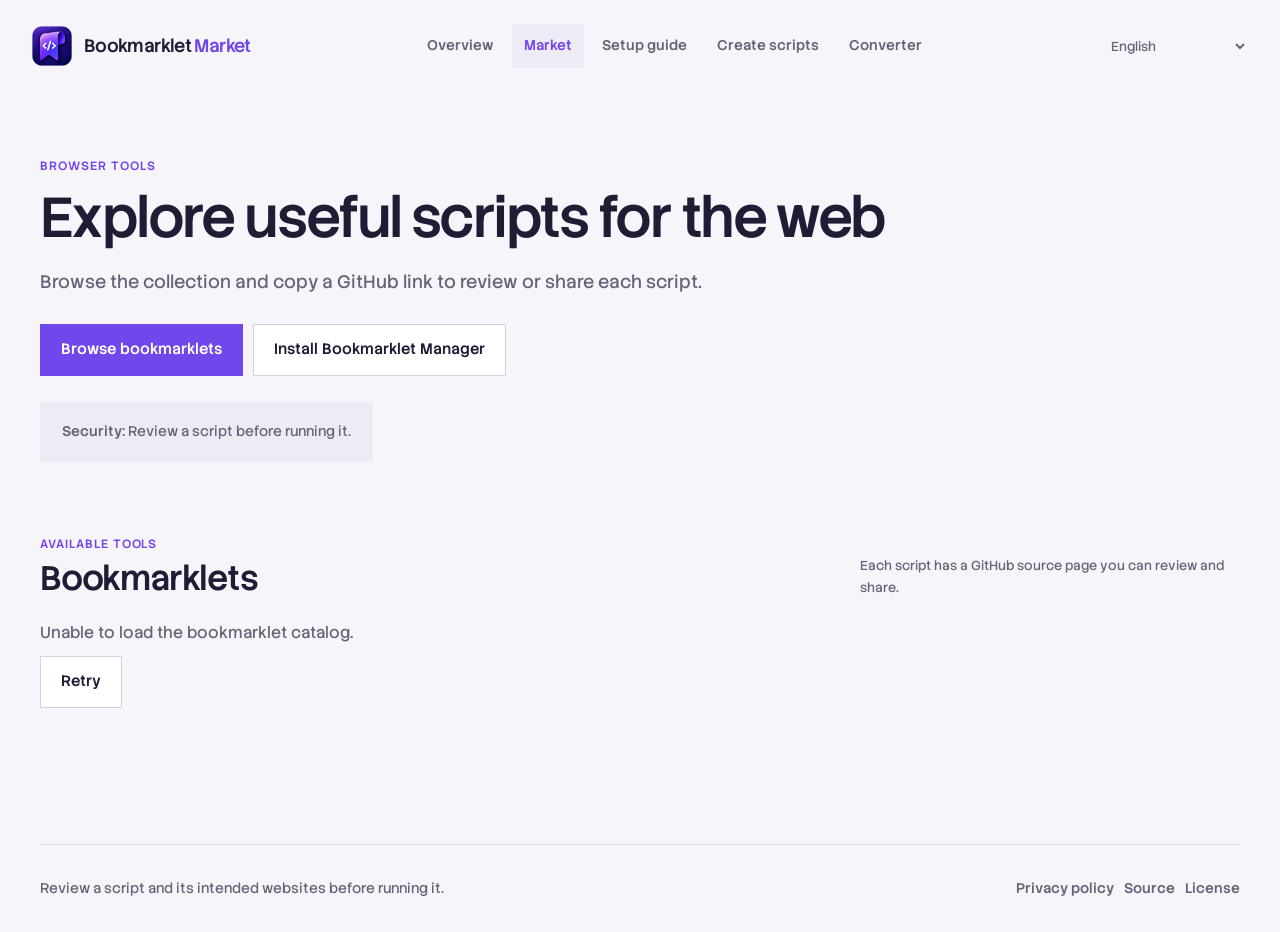
<file: index.html>
<!doctype html>
<html lang="en">
<head>
  <meta charset="utf-8">
  <meta name="viewport" content="width=device-width, initial-scale=1">
  <meta name="description" data-i18n-content="metaDescription" content="Browse useful bookmarklets and copy their GitHub source links.">
  <title>Bookmarklet Market</title>
  <link rel="icon" type="image/png" href="assets/launcher-icon.png">
  <link rel="stylesheet" href="assets/site.css">
  <link rel="stylesheet" href="assets/install.css">
  <script type="module" src="assets/install.js?v=locales-1"></script>
  <link rel="stylesheet" href="assets/light-violet.css">
</head>
<body>
  <header class="site-header unified-header">
    <a class="brand" href="redesign/" aria-label="Bookmarklet Market 介紹" data-i18n-aria-label="home" data-language-link="redesign/"><img src="assets/launcher-icon.png" width="40" height="40" alt=""><span class="brand-wordmark">Bookmarklet <span>Market</span></span></a>
    <nav class="header-actions" aria-label="主選單" data-i18n-aria-label="navigation"><a href="redesign/" data-i18n="navIntro" data-language-link="redesign/">介紹</a><a href="?lang=zh-TW" aria-current="page" data-i18n="navMarket" data-language-link="./">工具集</a><a href="install.html?lang=zh-TW" data-i18n="navInstall" data-language-link="install.html">安裝教學</a><a href="skill.html?lang=zh-TW" data-i18n="navMake" data-language-link="skill.html">製作腳本</a><a href="converter/?lang=zh-TW" data-i18n="navConverter" data-language-link="converter/">轉換工具</a></nav>
    <select class="language-select" data-language-select aria-label="Language" data-i18n-aria-label="language"></select>
  </header>

  <main>
    <section class="hero" aria-labelledby="page-title">
      <p class="eyebrow" data-i18n="eyebrow">Browser tools</p>
      <h1 id="page-title" data-i18n="heroTitle">Explore useful scripts for the web</h1>
      <p class="hero-copy" data-i18n="heroDescription">
        Browse the collection and copy a GitHub link to review or share each script.
      </p>
      <div class="hero-actions">
        <a class="primary-link" href="#bookmarklets" data-i18n="browse">Browse bookmarklets</a>
        <a class="secondary-link" href="https://chromewebstore.google.com/detail/bookmarklet-script-manage/eodhedafaheiadegenafmjlkmifojemp" target="_blank" rel="noopener noreferrer" data-i18n="installExtension">Install Bookmarklet Manager</a>
      </div>
      <p class="security-note" role="note">
        <strong data-i18n="securityTitle">Security:</strong>
        <span data-i18n="securityText">Review a script before running it.</span>
      </p>
    </section>

    <section id="bookmarklets" class="catalog-section" aria-labelledby="catalog-title">
      <div class="section-heading">
        <div>
          <p class="eyebrow" data-i18n="catalogEyebrow">Available tools</p>
          <h2 id="catalog-title" data-i18n="catalogTitle">Bookmarklets</h2>
        </div>
        <p data-i18n="catalogDescription">Each script has a GitHub source page you can review and share.</p>
      </div>

      <div id="catalog-status" class="page-status" aria-live="polite"></div>
      <div id="bookmarklet-list" class="bookmarklet-grid" aria-live="polite" aria-busy="true"></div>
    </section>
  </main>

  <footer class="site-footer">
    <p data-i18n="footerText">Review a script and its intended websites before running it.</p>
    <div class="footer-links">
      <a href="privacy.html" data-language-link="privacy.html" data-i18n="privacy">Privacy Policy / 隱私權政策</a>
      <a href="https://github.com/tony92151/bookmarklet-script-manager-market" target="_blank" rel="noopener noreferrer" data-i18n="source">Source</a>
      <a href="https://github.com/tony92151/bookmarklet-script-manager-market/blob/main/LICENSE" target="_blank" rel="noopener noreferrer" data-i18n="license">License</a>
    </div>
  </footer>

  <dialog id="copy-dialog" class="copy-dialog" aria-labelledby="copy-dialog-title">
    <form method="dialog">
      <div class="dialog-heading">
        <h2 id="copy-dialog-title" data-i18n="manualCopyTitle">Copy GitHub link</h2>
        <button class="icon-button" value="cancel" aria-label="Close" data-i18n-aria-label="close">×</button>
      </div>
      <p data-i18n="manualCopyDescription">Copy the GitHub link below.</p>
      <textarea id="copy-textarea" aria-label="GitHub source link" data-i18n-aria-label="copyLinkLabel" readonly rows="3"></textarea>
      <div class="dialog-actions">
        <button type="button" id="select-code-button" class="secondary-button" data-i18n="selectAll">Select all</button>
        <button value="cancel" class="primary-button" data-i18n="close">Close</button>
      </div>
    </form>
  </dialog>

  <template id="bookmarklet-card-template">
    <article class="bookmarklet-card">
      <div class="card-heading">
        <div>
          <p class="card-kicker" data-role="version"></p>
          <h3 data-role="name"></h3>
        </div>
      </div>
      <div class="screenshot-comparison" data-role="screenshots" hidden></div>
      <p class="card-description" data-role="description"></p>
      <div class="works-on">
        <span class="meta-label" data-i18n-dynamic="worksOn">Works on</span>
        <div class="pattern-list" data-role="matches"></div>
      </div>
      <button type="button" class="primary-button card-copy-button" data-role="copy-github-link">Copy GitHub link</button>
      <a class="card-help-link" href="install.html" data-language-link="install.html" data-i18n="installGuide">Installation guide</a>
      <p class="card-message" data-role="message" aria-live="polite"></p>
    </article>
  </template>
</body>
</html>
</file>
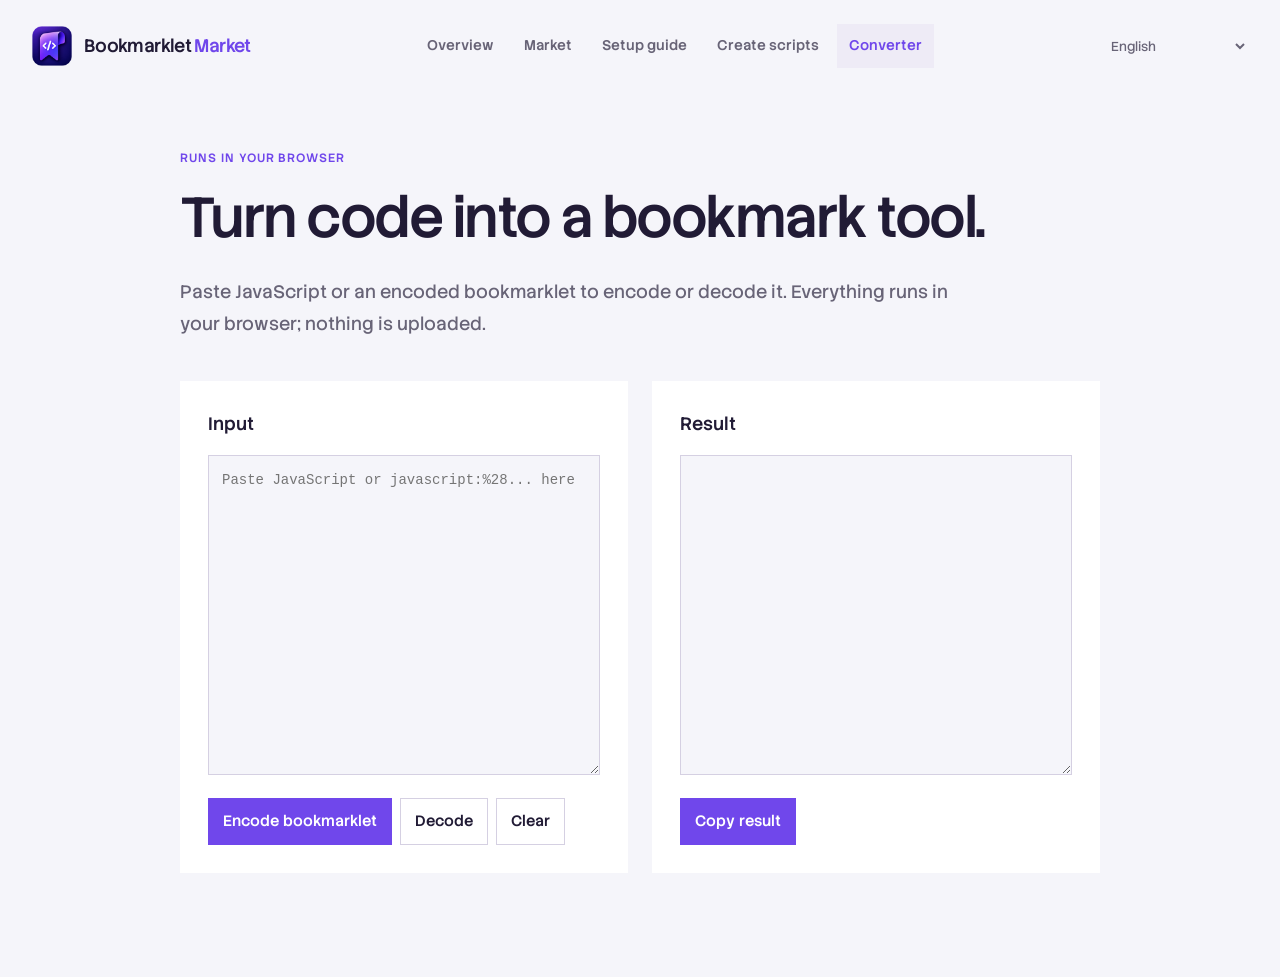
<file: converter/index.html>
<!doctype html>
<html lang="zh-TW">
<head>
  <meta charset="utf-8">
  <meta name="viewport" content="width=device-width, initial-scale=1">
  <meta data-i18n-content="converterIntro" name="description" content="Convert JavaScript to and from a URL-encoded bookmarklet.">
  <title>Bookmarklet 網址轉換工具</title>
  <link rel="icon" type="image/png" href="../assets/launcher-icon.png">
  <link rel="stylesheet" href="../assets/site.css">
  <link rel="stylesheet" href="../assets/install.css">
  <link rel="stylesheet" href="../assets/converter.css">
  <script type="module" src="../assets/converter.js"></script>
  <link rel="stylesheet" href="../assets/light-violet.css">
</head>
<body>
  <header class="site-header unified-header">
    <a class="brand" href="../redesign/" aria-label="Bookmarklet Market 介紹" data-i18n-aria-label="home" data-language-link="../redesign/"><img src="../assets/launcher-icon.png" width="40" height="40" alt=""><span class="brand-wordmark">Bookmarklet <span>Market</span></span></a>
    <nav class="header-actions" aria-label="主選單" data-i18n-aria-label="navigation"><a href="../redesign/" data-i18n="navIntro" data-language-link="../redesign/">介紹</a><a href="../?lang=zh-TW" data-i18n="navMarket" data-language-link="../">工具集</a><a href="../install.html?lang=zh-TW" data-i18n="navInstall" data-language-link="../install.html">安裝教學</a><a href="../skill.html?lang=zh-TW" data-i18n="navMake" data-language-link="../skill.html">製作腳本</a><a href="../converter/?lang=zh-TW" aria-current="page" data-i18n="navConverter" data-language-link="../converter/">轉換工具</a></nav>
    <select class="language-select" data-language-select aria-label="Language" data-i18n-aria-label="language"></select>
  </header>

  <main class="converter-page">
    <section class="converter-card" aria-labelledby="converter-title">
      <p class="eyebrow" data-i18n="localTool">在瀏覽器中完成</p>
      <h1 id="converter-title" data-i18n="converterHeading">把程式碼，變成書籤工具。</h1>
      <p class="hero-copy" data-i18n="converterIntro">貼上 JavaScript 或已編碼的 Bookmarklet 網址，即可編碼或還原。所有轉換都在你的瀏覽器完成，不會上傳內容。</p>

      <div class="converter-workspace"><div class="converter-pane"><label for="converter-input" data-i18n="inputLabel">輸入內容</label>
      <textarea id="converter-input" rows="12" spellcheck="false" data-i18n-placeholder="inputHint" placeholder="在這裡貼上 JavaScript 或 javascript:%28..."></textarea>

      <div class="converter-actions">
        <button id="encode-button" type="button" class="primary-button" data-i18n="encode">編碼成 Bookmarklet</button>
        <button id="decode-button" type="button" class="secondary-button" data-i18n="decode">還原程式碼</button>
        <button id="clear-button" type="button" class="secondary-button" data-i18n="clear">清空</button>
      </div>

      </div><div class="converter-pane"><label for="converter-output" data-i18n="outputLabel">轉換結果</label>
      <textarea id="converter-output" rows="12" readonly spellcheck="false"></textarea>

      <div class="converter-actions">
        <button id="copy-output-button" type="button" class="primary-button" disabled data-i18n="copyOutput">複製結果</button>
      </div>
      </div></div><p id="converter-status" class="card-message" aria-live="polite"></p>
    </section>
  </main>
</body>
</html>
</file>
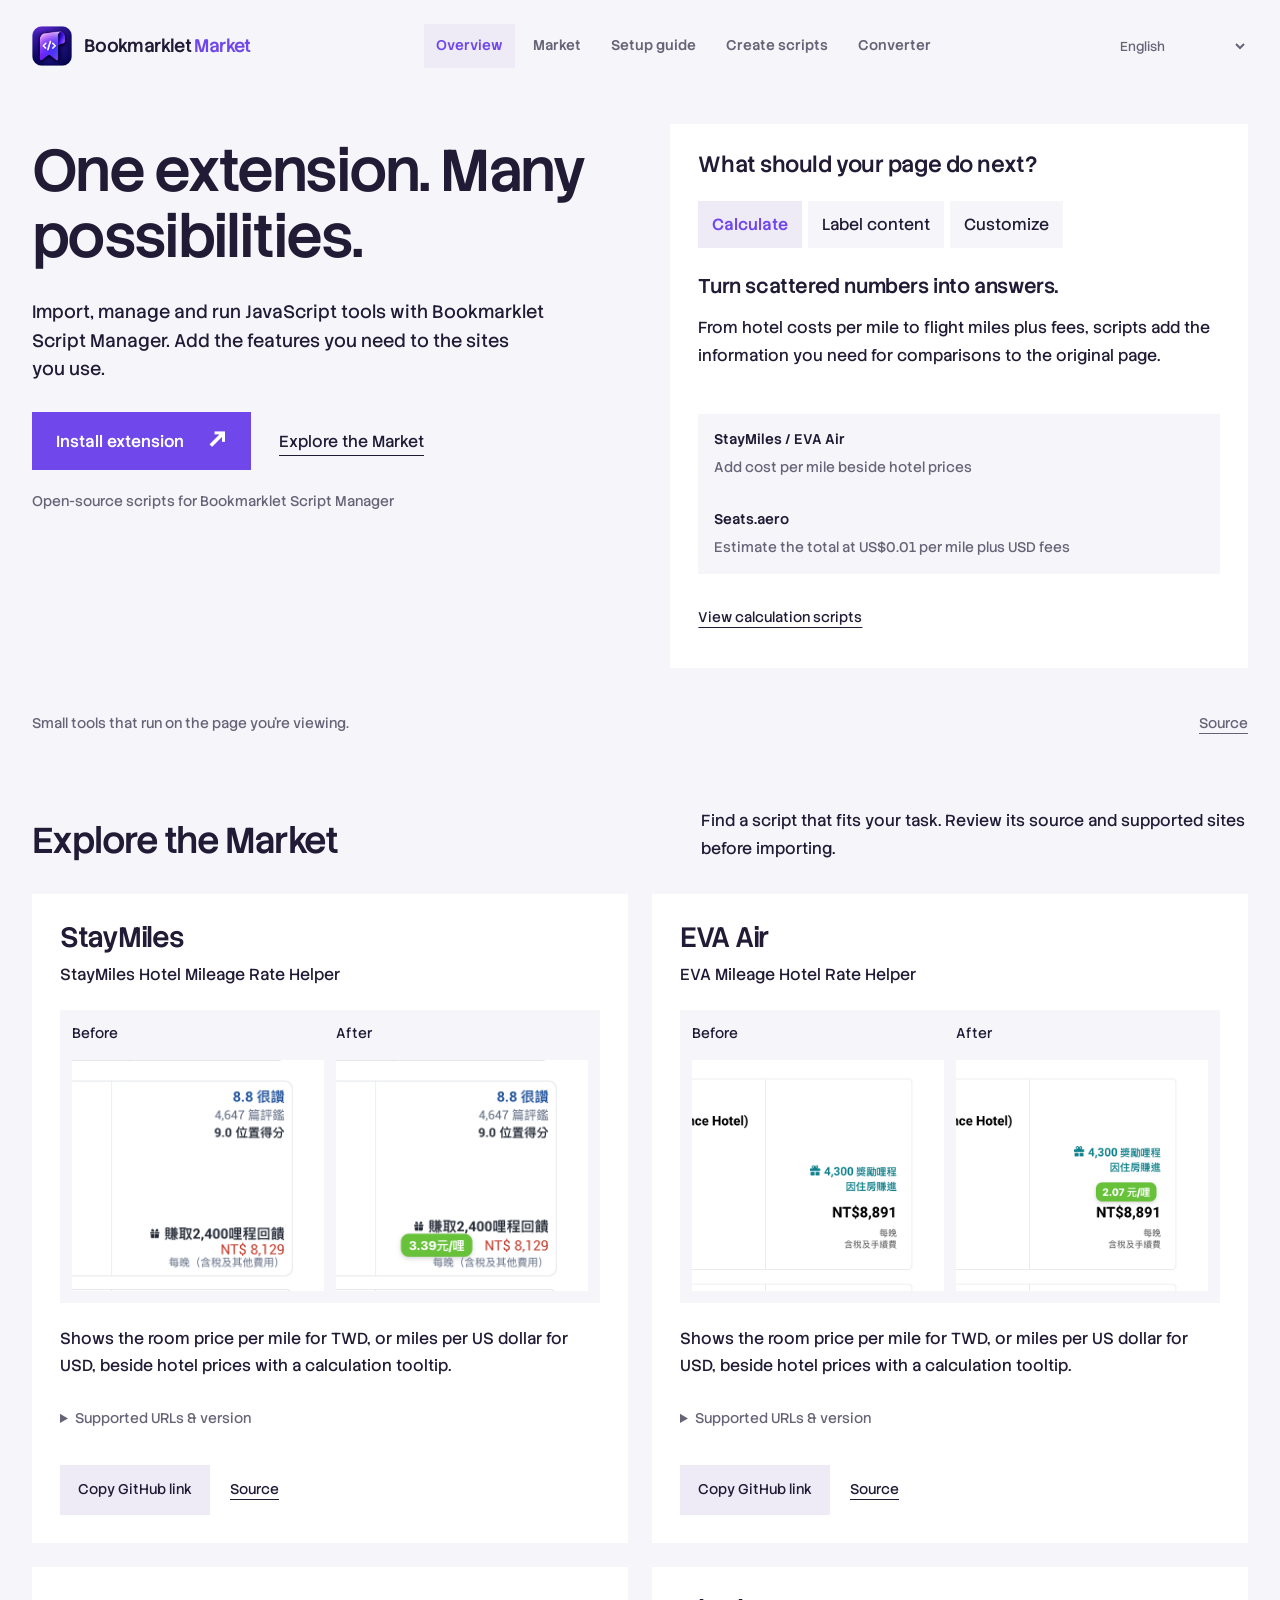
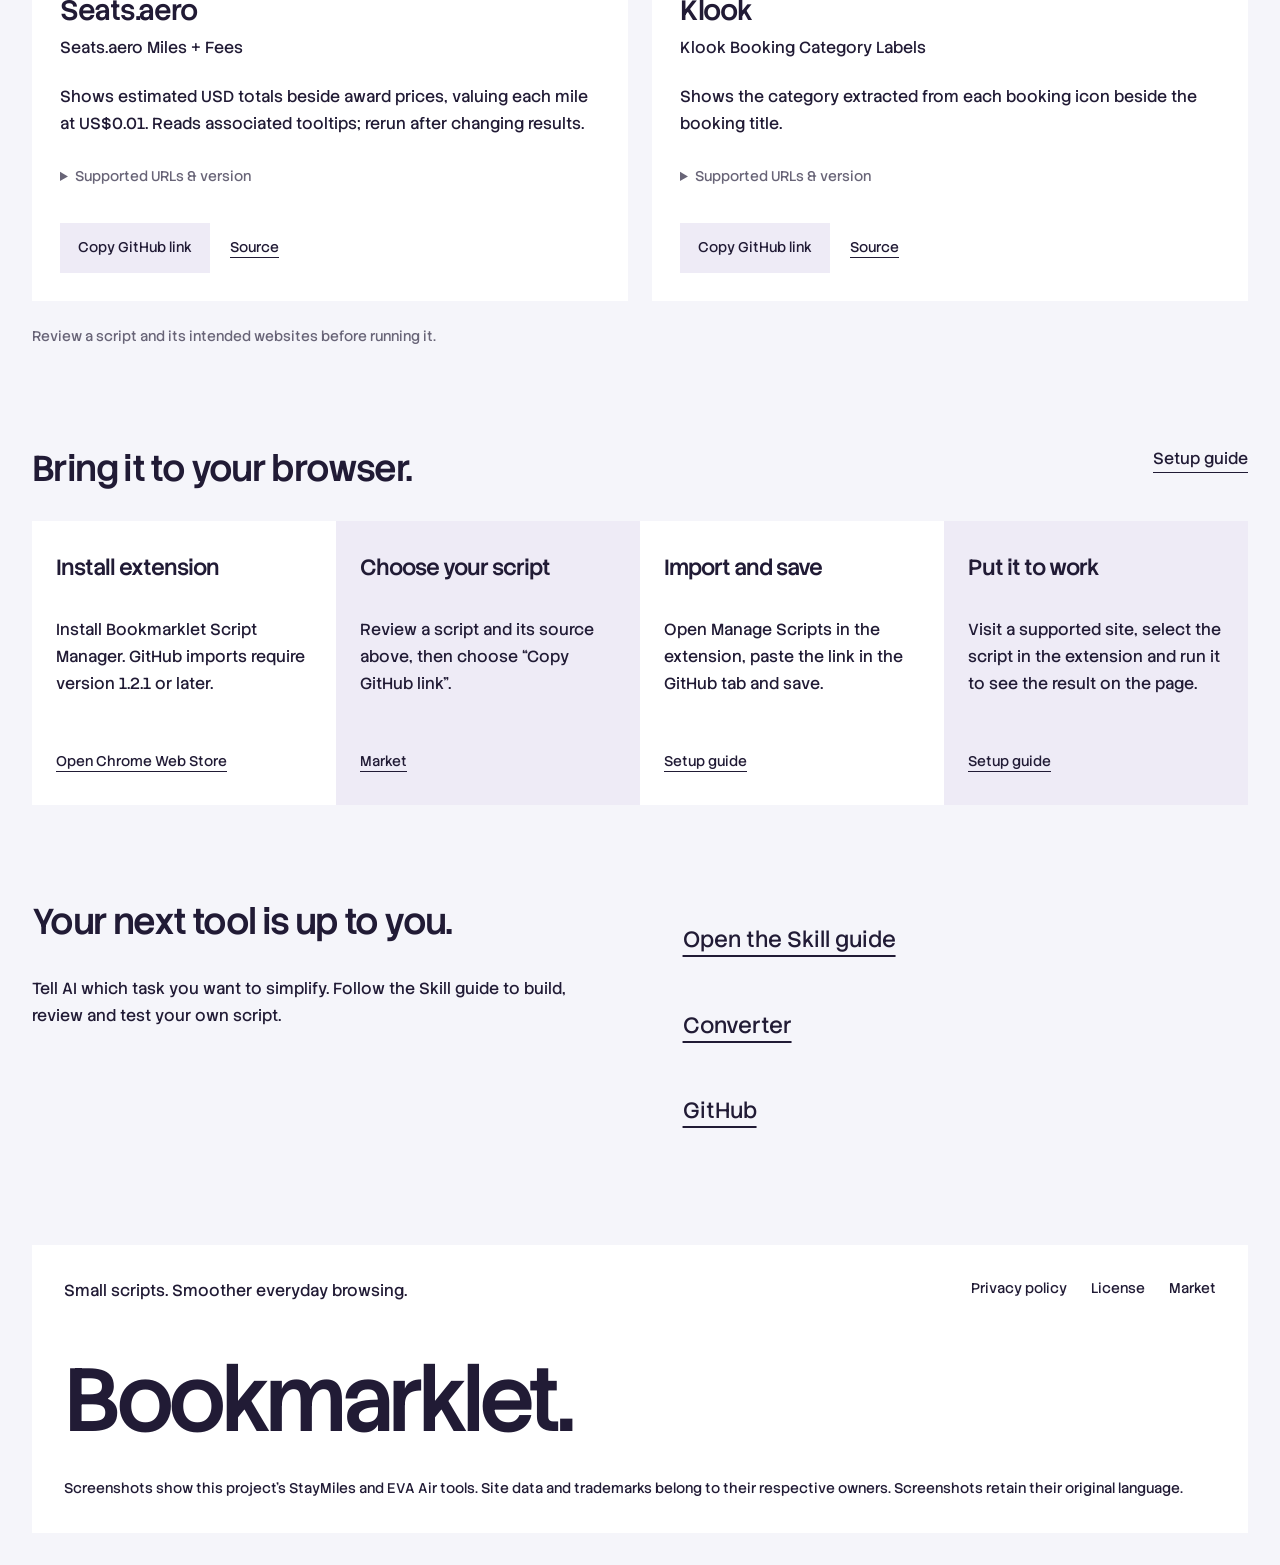
<file: redesign/index.html>
<!doctype html>
<html lang="zh-Hant">
<head>
  <meta charset="utf-8">
  <meta name="viewport" content="width=device-width, initial-scale=1">
  <meta data-i18n-content="landingLead" name="description" content="Bookmarklet Market：用小腳本為網站加上實用功能。探索飯店哩程比較、訂單分類與機票費用估算工具。">
  <meta name="theme-color" content="#F5F5FA">
  <link rel="icon" type="image/png" href="../assets/launcher-icon.png">
  <title>Bookmarklet Script Manager — 插件介紹與 Market</title>
  <link rel="stylesheet" href="style.css">
  <script type="module" src="app.js"></script>
  <link rel="stylesheet" href="../assets/light-violet-shell.css">
</head>
<body>
  <a class="skip" href="#main" data-i18n="skip">跳至主要內容</a>
  <header class="site-header unified-header">
    <a class="brand" href="../redesign/" aria-label="Bookmarklet Market 介紹" data-i18n-aria-label="home" data-language-link="../redesign/"><img src="../assets/launcher-icon.png" width="40" height="40" alt=""><span class="brand-wordmark">Bookmarklet <span>Market</span></span></a>
    <nav class="header-actions" aria-label="主選單" data-i18n-aria-label="navigation"><a href="../redesign/" aria-current="page" data-i18n="navIntro" data-language-link="../redesign/">介紹</a><a href="../?lang=zh-TW" data-i18n="navMarket" data-language-link="../">工具集</a><a href="../install.html?lang=zh-TW" data-i18n="navInstall" data-language-link="../install.html">安裝教學</a><a href="../skill.html?lang=zh-TW" data-i18n="navMake" data-language-link="../skill.html">製作腳本</a><a href="../converter/?lang=zh-TW" data-i18n="navConverter" data-language-link="../converter/">轉換工具</a></nav>
    <select class="language-select" data-language-select aria-label="Language" data-i18n-aria-label="language"></select>
  </header>
  <main id="main">
    <section class="hero frame" aria-labelledby="hero-title">
      <div class="hero-copy">
        <h1 id="hero-title" data-i18n="landingHero">一個插件，<br>多種可能。</h1>
        <p class="lead" data-i18n="landingLead">Bookmarklet Script Manager 讓你匯入、管理並執行 JavaScript 小工具，為正在使用的網站加上需要的功能。</p>
        <div class="hero-cta"><a class="button primary" href="https://chromewebstore.google.com/detail/bookmarklet-script-manage/eodhedafaheiadegenafmjlkmifojemp"><span data-i18n="installAction">安裝擴充功能</span> <span aria-hidden="true">↗</span></a><a class="text-link" href="#tools" data-i18n="exploreMarket">探索 Market</a></div>
        <p class="hero-note" data-i18n="openCollection">Bookmarklet Script Manager 的開源腳本工具集</p>
      </div>
      <div class="capabilities" data-ui>
        <h2 data-i18n="capabilityTitle">你想讓網頁多做什麼？</h2>
        <div class="capability-controls" aria-label="選擇腳本用途" data-i18n-aria-label="chooseUse" hidden>
          <button type="button" aria-pressed="true" data-panel="calculate" data-i18n="calculateTab">資訊計算</button>
          <button type="button" aria-pressed="false" data-panel="label" data-i18n="labelTab">內容標示</button>
          <button type="button" aria-pressed="false" data-panel="custom" data-i18n="customTab">自訂功能</button>
        </div>
        <div class="capability-panel" id="calculate">
          <h3 data-i18n="calculateTitle">把分散的數字，變成答案。</h3><p data-i18n="calculateBody">從飯店每哩成本，到機票里程加附加費，讓腳本把比較需要的資訊補到原網頁上。</p>
          <ul class="example-list"><li><strong>StayMiles / EVA Air</strong><span data-i18n="rateExample">在房價旁加入每哩成本</span></li><li><strong>Seats.aero</strong><span data-i18n="seatsExample">以每里 US$0.01 加上 USD 附加費估算總額</span></li></ul>
          <a href="#tools" data-i18n="viewCalculators">查看計算類腳本</a>
        </div>
        <div class="capability-panel" id="label">
          <h3 data-i18n="labelTitle">讓原本的資訊，更好辨認。</h3><p data-i18n="labelBody">Klook 訂單分類腳本會讀取訂單圖示的分類，在標題旁補上文字標籤，也會處理之後動態載入的訂單。</p>
          <ul class="example-list"><li><strong data-i18n="readIcons">讀取分類圖示</strong><span data-i18n="parseIcons">從圖示檔名解析類別</span></li><li><strong data-i18n="addLabels">補上文字標籤</strong><span data-i18n="readLabels">不用只靠圖示判斷訂單類型</span></li></ul>
          <a href="#tools" data-i18n="viewKlook">查看 Klook 腳本</a>
        </div>
        <div class="capability-panel" id="custom">
          <h3 data-i18n="customTitle">需要的功能，自己定義。</h3><p data-i18n="customBody">Market 是起點。依照 Skill 指南，向 AI 描述目標網站與需求，製作並測試自己的腳本，再匯入插件管理。</p>
          <ul class="example-list"><li><strong data-i18n="describeNeed">描述你的需求</strong><span data-i18n="describeSite">說明在哪個網站、想改善哪個操作</span></li><li><strong data-i18n="reviewTest">檢查、測試、匯入</strong><span data-i18n="scriptLimits">功能依腳本實作與網站限制而定</span></li></ul>
          <a href="../skill.html?lang=zh-TW" data-language-link="../skill.html" data-i18n="openSkill">開啟 Skill 指南</a>
        </div>
      </div>
      <div class="hero-bottom"><span data-i18n="onPage">小工具，直接在你正在看的網頁上運作。</span><a href="https://github.com/tony92151/bookmarklet-script-manager-market" data-i18n="source">在 GitHub 查看原始碼</a></div>
    </section>

    <section class="tools frame" id="tools" aria-labelledby="tools-title">
      <div class="section-top"><h2 id="tools-title" data-i18n="exploreMarket">探索 Market</h2><p data-i18n="marketIntro">從現有腳本開始，找到適合你的用途。<br>匯入前，先檢視原始碼與適用網站。</p></div>
      <div class="tool-list">
        <article class="tool-row"><div class="tool-name"><h3>StayMiles</h3><p data-catalog-name="1">飯店哩程比值</p></div><div class="comparison"><div class="comparison-label"><span data-i18n="before">StayMiles · 使用前</span><span data-i18n="after">使用後</span></div><div class="image-pair"><figure><img src="../bookmarklets_screenshot/staymiles-rate-helper-zh/before.png" data-catalog-alt="1_1" alt="StayMiles 使用前，僅顯示每晚 8,129 元及 2,400 哩回饋" width="516" height="472" loading="lazy"></figure><figure><img src="../bookmarklets_screenshot/staymiles-rate-helper-zh/after.png" data-catalog-alt="1_2" alt="StayMiles 使用後，價格旁加上 3.39 元每哩" width="516" height="472" loading="lazy"></figure></div></div><div class="tool-description"><p data-catalog-description="1">在飯店價格旁顯示台幣每哩成本或美元每元可得哩程，滑鼠停留可查看計算明細。</p><details><summary data-i18n="details">適用網址與版本</summary><ul><li>https://www.staymiles.china-airlines.com/search</li><li>https://www.staymiles.china-airlines.com/hotel*</li></ul><p data-version="1.0.0" data-updated="2026-09-28">版本 1.0.0 · 更新 2026-09-28</p></details></div><div class="tool-actions"><button class="copy-button" data-copy="https://github.com/tony92151/bookmarklet-script-manager-market/blob/main/bookmarklets/staymiles-rate-helper-zh.js" data-i18n-aria-label="copyGithubLink" aria-label="複製 GitHub 連結" data-i18n="copyGithubLink">複製 GitHub 連結</button><a href="https://github.com/tony92151/bookmarklet-script-manager-market/blob/main/bookmarklets/staymiles-rate-helper-zh.js" data-i18n="source">檢視原始碼</a><span class="copy-status" role="status"></span></div></article>
<article class="tool-row"><div class="tool-name"><h3>EVA Air</h3><p data-catalog-name="2">長榮哩程比值</p></div><div class="comparison"><div class="comparison-label"><span data-i18n="before">長榮哩程飯店 · 使用前</span><span data-i18n="after">使用後</span></div><div class="image-pair"><figure><img src="../bookmarklets_screenshot/eva-mileage-hotel-healper-zh/before.png" data-catalog-alt="2_1" alt="長榮使用前，顯示每晚 8,891 元及 4,300 哩回饋" width="620" height="570" loading="lazy"></figure><figure><img src="../bookmarklets_screenshot/eva-mileage-hotel-healper-zh/after.png" data-catalog-alt="2_2" alt="長榮使用後，價格旁加上 2.07 元每哩" width="620" height="570" loading="lazy"></figure></div></div><div class="tool-description"><p data-catalog-description="2">在飯店價格旁顯示台幣每哩成本或美元每元可得哩程，滑鼠停留可查看計算明細。</p><details><summary data-i18n="details">適用網址與版本</summary><ul><li>https://hotel.brmile.com/search</li><li>https://hotel.brmile.com/details</li></ul><p data-version="1.0.0" data-updated="2026-09-28">版本 1.0.0 · 更新 2026-09-28</p></details></div><div class="tool-actions"><button class="copy-button" data-copy="https://github.com/tony92151/bookmarklet-script-manager-market/blob/main/bookmarklets/eva-mileage-hotel-healper-zh.js" data-i18n-aria-label="copyGithubLink" aria-label="複製 GitHub 連結" data-i18n="copyGithubLink">複製 GitHub 連結</button><a href="https://github.com/tony92151/bookmarklet-script-manager-market/blob/main/bookmarklets/eva-mileage-hotel-healper-zh.js" data-i18n="source">檢視原始碼</a><span class="copy-status" role="status"></span></div></article>
<article class="tool-row"><div class="tool-name"><h3>Seats.aero</h3><p data-catalog-name="3">里程與附加費總額</p></div><div class="tool-description"><p data-catalog-description="3">以每里 US$0.01 加上 tooltip 的 USD 附加費，在里數旁顯示估算總額。換頁後需重新執行。</p><details><summary data-i18n="details">適用網址與版本</summary><ul><li>https://seats.aero/*</li></ul><p data-version="1.0.1" data-updated="2026-10-14">版本 1.0.1 · 更新 2026-10-14</p></details></div><div class="tool-actions"><button class="copy-button" data-copy="https://github.com/tony92151/bookmarklet-script-manager-market/blob/main/bookmarklets/seats-aero-total.js" data-i18n-aria-label="copyGithubLink" aria-label="複製 GitHub 連結" data-i18n="copyGithubLink">複製 GitHub 連結</button><a href="https://github.com/tony92151/bookmarklet-script-manager-market/blob/main/bookmarklets/seats-aero-total.js" data-i18n="source">檢視原始碼</a><span class="copy-status" role="status"></span></div></article>
<article class="tool-row"><div class="tool-name"><h3>Klook</h3><p data-catalog-name="4">訂單分類標籤</p></div><div class="tool-description"><p data-catalog-description="4">在每筆訂單標題旁顯示從分類圖示解析出的分類。</p><details><summary data-i18n="details">適用網址與版本</summary><ul><li>https://www.klook.com/*/bookings/</li></ul><p data-version="1.0.0" data-updated="2026-08-06">版本 1.0.0 · 更新 2026-08-06</p></details></div><div class="tool-actions"><button class="copy-button" data-copy="https://github.com/tony92151/bookmarklet-script-manager-market/blob/main/bookmarklets/klook-booking-category-label.js" data-i18n-aria-label="copyGithubLink" aria-label="複製 GitHub 連結" data-i18n="copyGithubLink">複製 GitHub 連結</button><a href="https://github.com/tony92151/bookmarklet-script-manager-market/blob/main/bookmarklets/klook-booking-category-label.js" data-i18n="source">檢視原始碼</a><span class="copy-status" role="status"></span></div></article>
      </div>
      <p class="catalog-note" data-i18n="footerText">腳本會與目前網頁內容互動。匯入前，請先檢視原始碼與適用網址。</p>
    </section>

    <section class="start frame" id="start" aria-labelledby="start-title">
      <div class="section-top"><h2 id="start-title" data-i18n="startTitle">帶進你的<br>瀏覽器。</h2><a class="text-link" href="../install.html?lang=zh-TW" data-language-link="../install.html" data-i18n="navInstall">查看完整安裝教學</a></div>
      <ol class="steps">
        <li><h3 data-i18n="installAction">安裝擴充功能</h3><p data-i18n="installStep">安裝 Bookmarklet Script Manager。GitHub 匯入需要 1.2.1 或更新版本。</p><a href="https://chromewebstore.google.com/detail/bookmarklet-script-manage/eodhedafaheiadegenafmjlkmifojemp" data-i18n="store">前往 Chrome 商店</a></li>
        <li><h3 data-i18n="chooseScript">選好你的腳本</h3><p data-i18n="chooseStep">從上方工具集查看用途與原始碼，按下「複製 GitHub 連結」。</p><a href="#tools" data-i18n="navMarket">回到工具集</a></li>
        <li><h3 data-i18n="importTitle">匯入並儲存</h3><p data-i18n="importStep">開啟擴充功能的「管理指令碼」，到「GitHub」分頁貼上連結，再儲存。</p><a href="../install.html?lang=zh-TW" data-language-link="../install.html" data-i18n="navInstall">查看匯入示範</a></li>
        <li><h3 data-i18n="runTitle">讓它發揮作用</h3><p data-i18n="runStep">前往腳本適用的網站，從擴充功能選擇腳本執行，結果就出現在頁面上。</p><a href="../install.html?lang=zh-TW" data-language-link="../install.html" data-i18n="navInstall">查看執行方式</a></li>
      </ol>
    </section>
    <section class="make frame" aria-labelledby="make-title"><div><h2 id="make-title" data-i18n="makeTitle">下一個工具，<br>由你決定。</h2><p data-i18n="makeBody">把想省下的操作告訴 AI。依照 Skill 指南，<br>製作、檢查並測試自己的腳本。</p></div><div class="make-links"><a href="../skill.html?lang=zh-TW" data-language-link="../skill.html" data-i18n="openSkill">閱讀 Skill 指南</a><a href="../converter/" data-language-link="../converter/" data-i18n="navConverter">開啟書籤網址轉換器</a><a href="https://github.com/tony92151/bookmarklet-script-manager-market" data-i18n="github">探索 GitHub 專案</a></div></section>
  </main>
  <footer class="footer frame"><div class="footer-top"><p data-i18n="footerTagline">小小的腳本，讓日常順手一點。</p><div><a href="../privacy.html" data-language-link="../privacy.html" data-i18n="privacy">隱私權政策</a><a href="https://github.com/tony92151/bookmarklet-script-manager-market/blob/main/LICENSE" data-i18n="license">MIT 授權</a><a href="../?lang=zh-TW" data-language-link="../" data-i18n="navMarket">原版網站</a></div></div><p class="footer-word">Bookmarklet.</p><p class="credits" data-i18n="credits">介面截圖來自本專案的 StayMiles 與長榮哩程工具使用示範。網站資料與商標屬各原權利人。</p></footer>
  <dialog id="copy-dialog" aria-labelledby="copy-title"><form method="dialog"><h2 id="copy-title" data-i18n="copyGithubLink">複製 GitHub 連結</h2><p data-i18n="manualCopyDescription">請選取並複製下方連結，再貼到擴充功能。</p><textarea id="copy-value" readonly aria-label="GitHub 原始碼連結" data-i18n-aria-label="copyLinkLabel" rows="4"></textarea><button class="button" value="close" data-i18n="close">關閉</button></form></dialog>
</body>
</html>
</file>
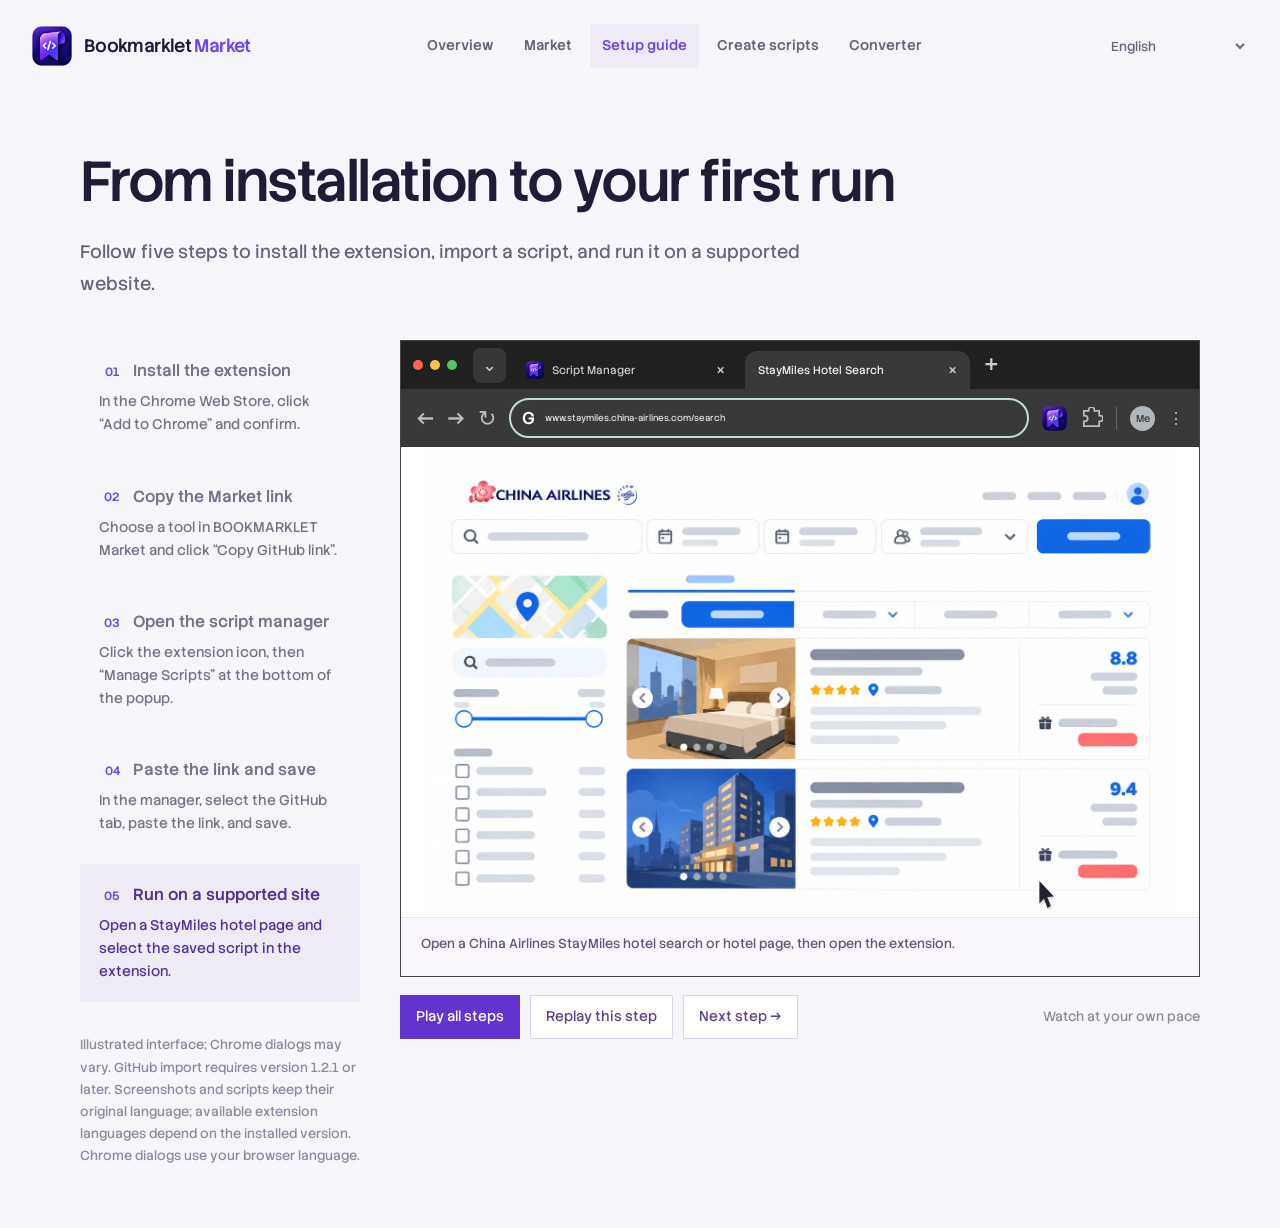
<file: install.en.html>
<!doctype html>
<html lang="en" data-default-language="en"><head><meta charset="utf-8"><meta name="viewport" content="width=device-width, initial-scale=1"><title data-i18n="documentTitle">Installation guide · Animated walkthrough</title>
<link rel="icon" type="image/png" href="assets/launcher-icon.png">
<link rel="stylesheet" href="assets/tutorial-scenes.css">
<link rel="stylesheet" href="assets/site.css">
<link rel="stylesheet" href="assets/walkthrough.css">
  <link rel="stylesheet" href="assets/light-violet.css">
</head><body class="walkthrough-page">
<header class="site-header unified-header">
    <a class="brand" href="redesign/" aria-label="Bookmarklet Market 介紹" data-i18n-aria-label="home" data-language-link="redesign/"><img src="assets/launcher-icon.png" width="40" height="40" alt=""><span class="brand-wordmark">Bookmarklet <span>Market</span></span></a>
    <nav class="header-actions" aria-label="主選單" data-i18n-aria-label="navigation"><a href="redesign/" data-i18n="navIntro" data-language-link="redesign/">介紹</a><a href="?lang=zh-TW" data-i18n="navMarket" data-language-link="./">工具集</a><a href="install.html?lang=zh-TW" aria-current="page" data-i18n="navInstall" data-language-link="install.html">安裝教學</a><a href="skill.html?lang=zh-TW" data-i18n="navMake" data-language-link="skill.html">製作腳本</a><a href="converter/?lang=zh-TW" data-i18n="navConverter" data-language-link="converter/">轉換工具</a></nav>
    <select class="language-select" data-language-select data-i18n-aria-label="language" aria-label="Language"></select>
  </header>
<main>
<h1 data-i18n="title">From installation to your first run</h1><p class="intro" data-i18n="intro">Follow five steps to install the extension, import a script, and run it on a supported website.</p>
<div class="layout"><div class="steps">
<button class="step active" data-scene="0"><b><span>01</span><strong data-i18n="step0">Install the extension</strong></b><small data-i18n="desc0">In the Chrome Web Store, click “Add to Chrome” and confirm.</small></button>
<button class="step" data-scene="1"><b><span>02</span><strong data-i18n="step1">Copy the Market link</strong></b><small data-i18n="desc1">Choose a tool in BOOKMARKLET Market and click “Copy GitHub link”.</small></button>
<button class="step" data-scene="2"><b><span>03</span><strong data-i18n="step2">Open the script manager</strong></b><small data-i18n="desc2">Click the extension icon, then “Manage Scripts” at the bottom of the popup.</small></button>
<button class="step" data-scene="3"><b><span>04</span><strong data-i18n="step3">Paste the link and save</strong></b><small data-i18n="desc3">In the manager, select the GitHub tab, paste the link, and save.</small></button>
<button class="step" data-scene="4"><b><span>05</span><strong data-i18n="step4">Run on a supported site</strong></b><small data-i18n="desc4">Open a StayMiles hotel page and select the saved script in the extension.</small></button>
<p class="footnote" data-i18n="footnote">Illustrated interface; Chrome dialogs may vary. GitHub import requires version 1.2.1 or later. Screenshots and scripts keep their original language; available extension languages depend on the installed version. Chrome dialogs use your browser language.</p>
</div><div><div class="browser" data-ui><div class="chrome-tabs"><div class="window-controls"><i class="dot"></i><i class="dot yellow"></i><i class="dot green"></i></div><div class="tab-chevron">⌄</div><div class="chrome-tab"><img src="assets/tutorial/launcher-icon.png" alt=""><span data-i18n="ext_brandName">Script Manager</span><i class="tab-close">×</i></div><div class="chrome-tab active"><span>Bookmarklet Market</span><i class="tab-close">×</i></div><div class="new-tab">+</div></div><div class="chrome"><div class="browser-nav"><span>←</span><span>→</span><span>↻</span></div><div class="address"><span class="google">G</span><span class="url-text" id="address">chromewebstore.google.com</span></div><img class="toolbar-extension" id="toolbar-extension" src="assets/tutorial/launcher-icon.png" data-i18n-alt="pinnedAlt" alt="Bookmarklet Script Manager pinned to the toolbar"><svg class="toolbar-puzzle" viewBox="0 0 24 24" fill="none" stroke="currentColor" stroke-width="1.8" aria-hidden="true"><path d="M9 4V3a3 3 0 0 1 6 0v1h5v5h1a3 3 0 0 1 0 6h-1v5H4v-5h1a3 3 0 0 0 0-6H4V4Z"/></svg><span class="toolbar-divider"></span><span class="toolbar-profile" data-i18n="profile">Me</span><span>⋮</span></div><div class="viewport" id="viewport"></div><div class="caption" id="caption" aria-live="polite"></div></div><div class="controls"><button class="primary" id="play">Play all steps</button><button id="replay" data-i18n="replay">Replay this step</button><button id="next" data-i18n="next">Next step →</button><small data-i18n="pace">Watch at your own pace</small></div></div></div>
</main>
<script type="module" src="assets/tutorial.js"></script>
</body></html>
</file>
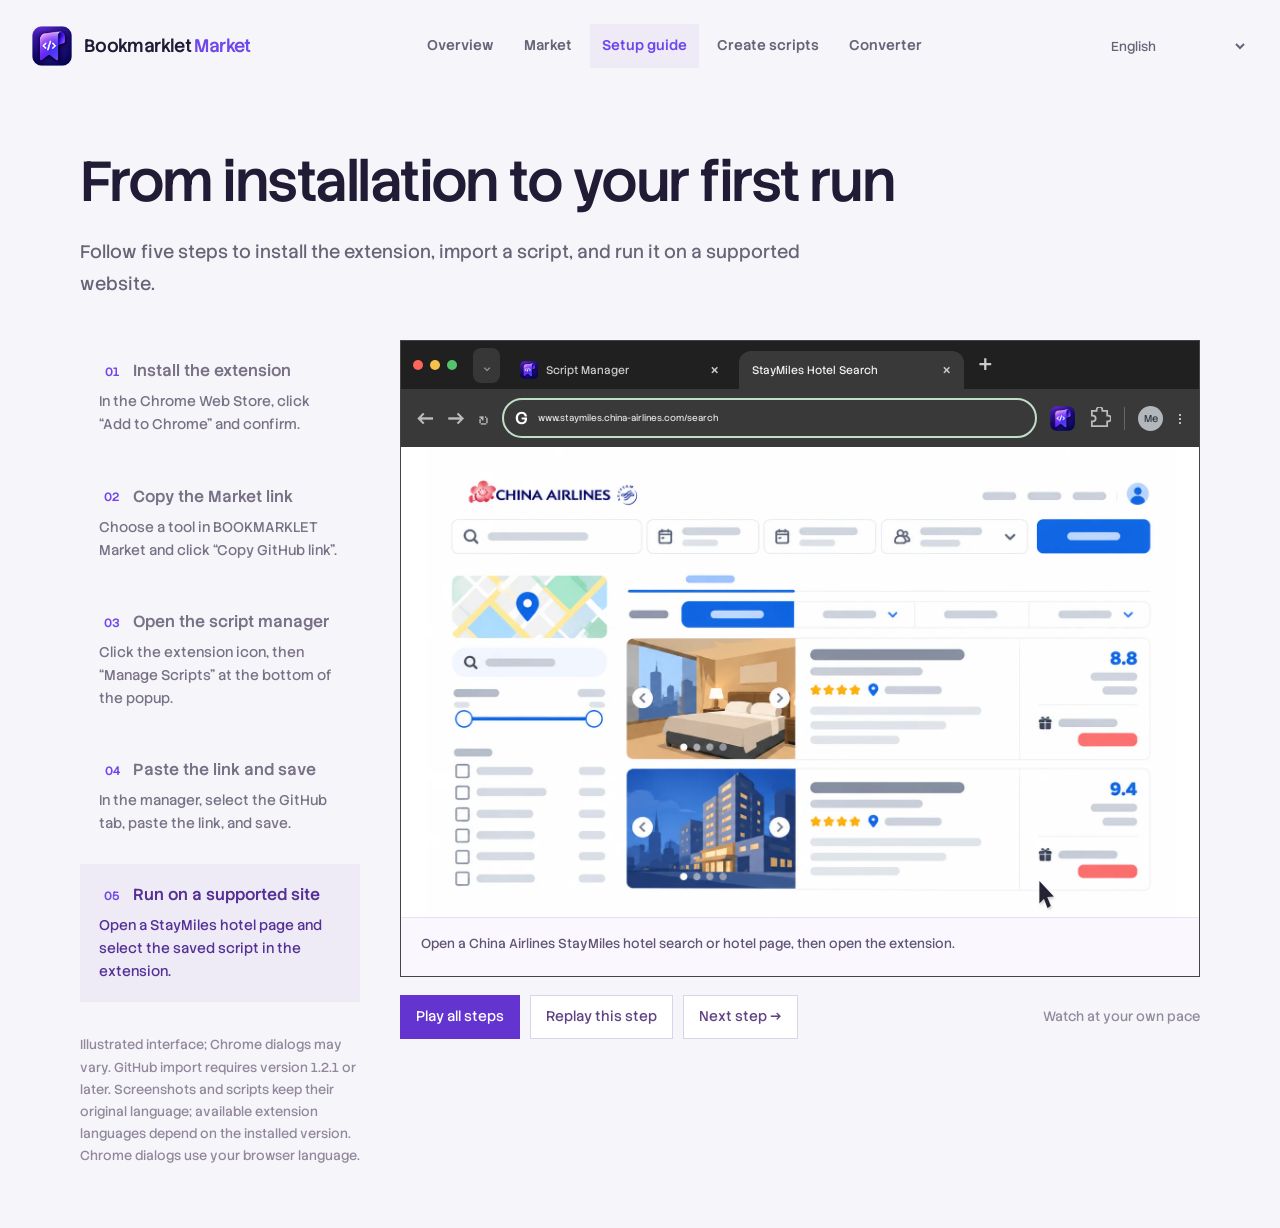
<file: install.html>
<!doctype html>
<html lang="zh-TW" data-default-language="zh-TW"><head><meta charset="utf-8"><meta name="viewport" content="width=device-width, initial-scale=1"><title data-i18n="documentTitle">安裝指南 · 動畫教學</title>
<link rel="icon" type="image/png" href="assets/launcher-icon.png">
<link rel="stylesheet" href="assets/tutorial-scenes.css">
<link rel="stylesheet" href="assets/site.css">
<link rel="stylesheet" href="assets/walkthrough.css">
  <link rel="stylesheet" href="assets/light-violet.css">
</head><body class="walkthrough-page">
<header class="site-header unified-header">
    <a class="brand" href="redesign/" aria-label="Bookmarklet Market 介紹" data-i18n-aria-label="home" data-language-link="redesign/"><img src="assets/launcher-icon.png" width="40" height="40" alt=""><span class="brand-wordmark">Bookmarklet <span>Market</span></span></a>
    <nav class="header-actions" aria-label="主選單" data-i18n-aria-label="navigation"><a href="redesign/" data-i18n="navIntro" data-language-link="redesign/">介紹</a><a href="?lang=zh-TW" data-i18n="navMarket" data-language-link="./">工具集</a><a href="install.html?lang=zh-TW" aria-current="page" data-i18n="navInstall" data-language-link="install.html">安裝教學</a><a href="skill.html?lang=zh-TW" data-i18n="navMake" data-language-link="skill.html">製作腳本</a><a href="converter/?lang=zh-TW" data-i18n="navConverter" data-language-link="converter/">轉換工具</a></nav>
    <select class="language-select" data-language-select data-i18n-aria-label="language" aria-label="Language"></select>
  </header>
<main>
<h1 data-i18n="title">從安裝到第一次執行</h1><p class="intro" data-i18n="intro">跟著五個步驟安裝擴充功能、匯入指令碼，並在支援的網站執行。</p>
<div class="layout"><div class="steps">
<button class="step active" data-scene="0"><b><span>01</span><strong data-i18n="step0">安裝擴充功能</strong></b><small data-i18n="desc0">在 Chrome 線上應用程式商店點選「加到 Chrome」，確認安裝。</small></button>
<button class="step" data-scene="1"><b><span>02</span><strong data-i18n="step1">在 Market 複製連結</strong></b><small data-i18n="desc1">在 BOOKMARKLET Market 選擇工具，點選「複製 GitHub 連結」。</small></button>
<button class="step" data-scene="2"><b><span>03</span><strong data-i18n="step2">開啟指令碼管理器</strong></b><small data-i18n="desc2">點選擴充功能圖示，再點彈出視窗底部的「管理指令碼」。</small></button>
<button class="step" data-scene="3"><b><span>04</span><strong data-i18n="step3">貼上連結並儲存</strong></b><small data-i18n="desc3">在管理頁切到 GitHub 分頁，貼上連結並儲存。</small></button>
<button class="step" data-scene="4"><b><span>05</span><strong data-i18n="step4">到適用網站執行</strong></b><small data-i18n="desc4">開啟 StayMiles 飯店頁，從擴充功能點選已儲存的指令碼。</small></button>
<p class="footnote" data-i18n="footnote">介面示意，Chrome 對話框可能不同。GitHub 匯入需要 1.2.1 或更新版本。截圖與指令碼保留原始語言；擴充功能可用語言依安裝版本而定。 Chrome 對話框使用瀏覽器語言。</p>
</div><div><div class="browser" data-ui><div class="chrome-tabs"><div class="window-controls"><i class="dot"></i><i class="dot yellow"></i><i class="dot green"></i></div><div class="tab-chevron">⌄</div><div class="chrome-tab"><img src="assets/tutorial/launcher-icon.png" alt=""><span data-i18n="ext_brandName">指令碼管理器</span><i class="tab-close">×</i></div><div class="chrome-tab active"><span>Bookmarklet Market</span><i class="tab-close">×</i></div><div class="new-tab">+</div></div><div class="chrome"><div class="browser-nav"><span>←</span><span>→</span><span>↻</span></div><div class="address"><span class="google">G</span><span class="url-text" id="address">chromewebstore.google.com</span></div><img class="toolbar-extension" id="toolbar-extension" src="assets/tutorial/launcher-icon.png" data-i18n-alt="pinnedAlt" alt="Bookmarklet Script Manager pinned to the toolbar"><svg class="toolbar-puzzle" viewBox="0 0 24 24" fill="none" stroke="currentColor" stroke-width="1.8" aria-hidden="true"><path d="M9 4V3a3 3 0 0 1 6 0v1h5v5h1a3 3 0 0 1 0 6h-1v5H4v-5h1a3 3 0 0 0 0-6H4V4Z"/></svg><span class="toolbar-divider"></span><span class="toolbar-profile" data-i18n="profile">我</span><span>⋮</span></div><div class="viewport" id="viewport"></div><div class="caption" id="caption" aria-live="polite"></div></div><div class="controls"><button class="primary" id="play">播放全部步驟</button><button id="replay" data-i18n="replay">重播這一步</button><button id="next" data-i18n="next">下一步 →</button><small data-i18n="pace">可逐步觀看</small></div></div></div>
</main>
<script type="module" src="assets/tutorial.js"></script>
</body></html>
</file>
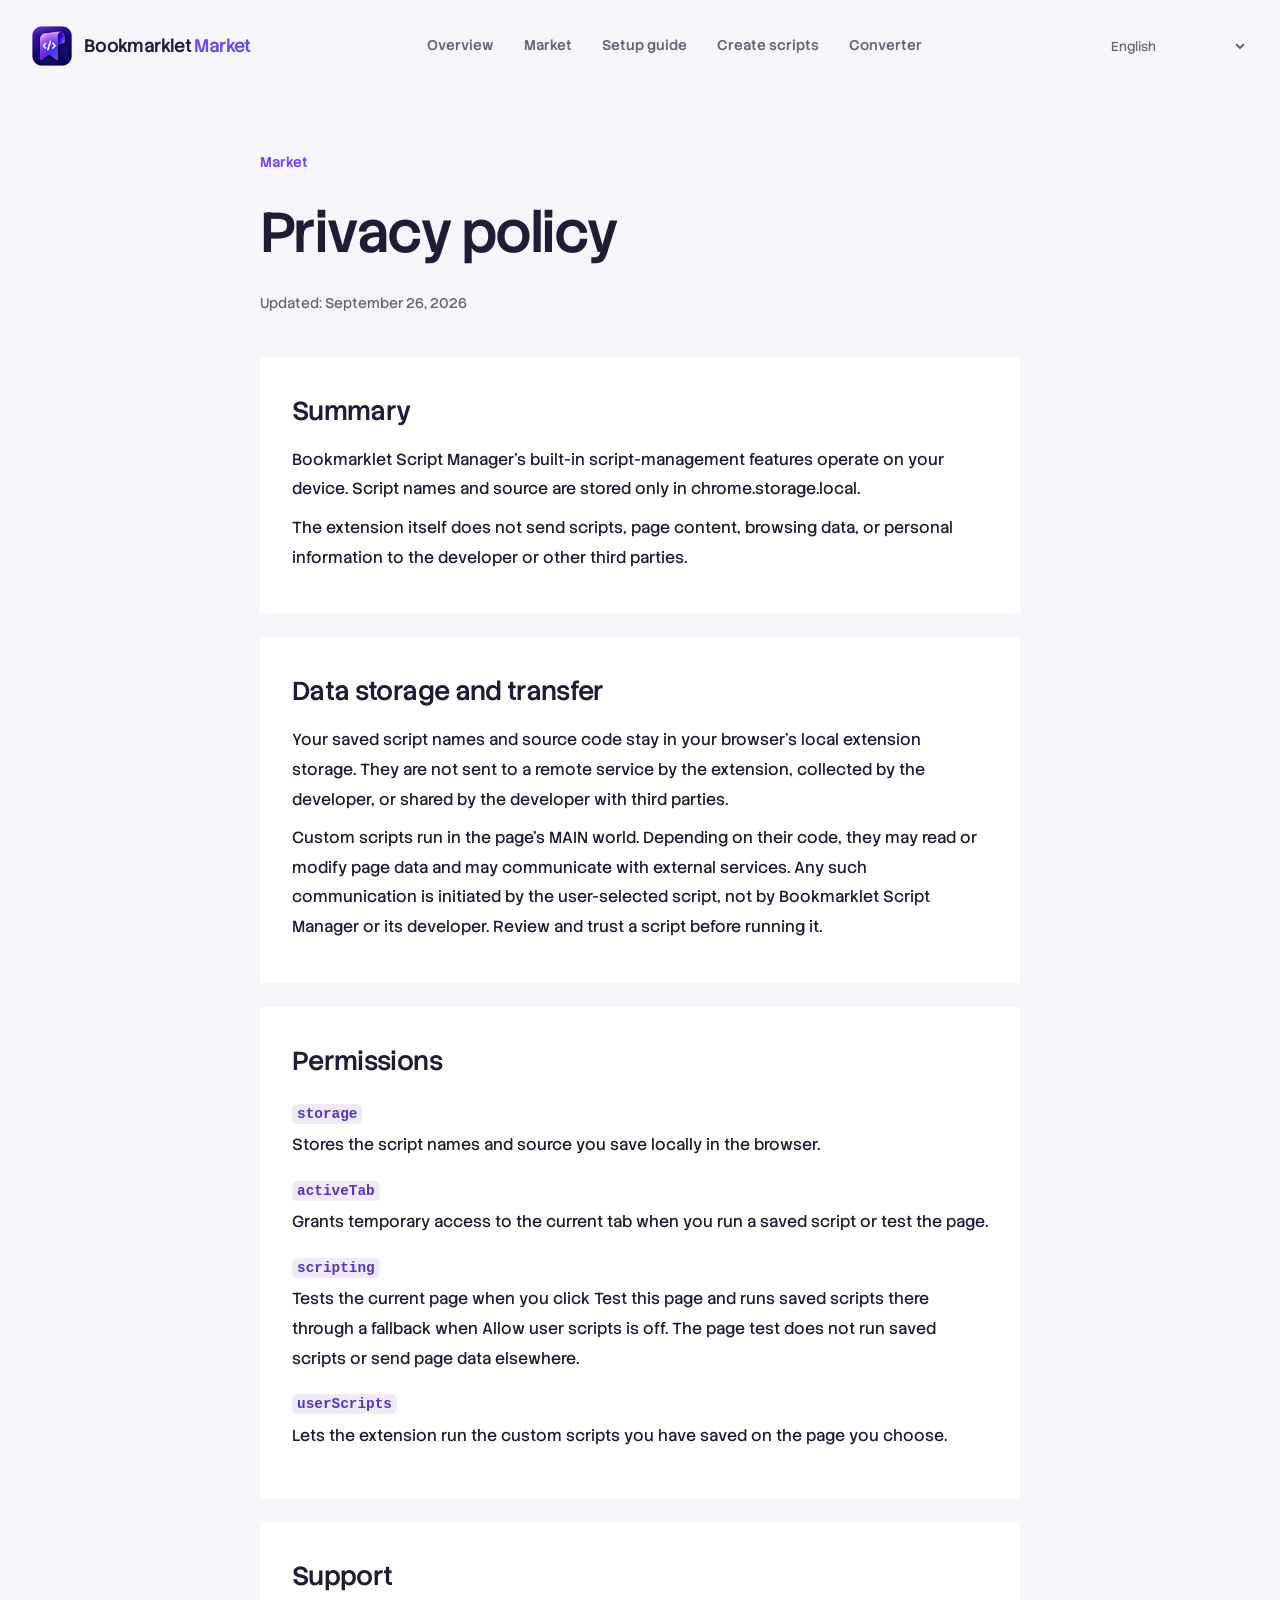
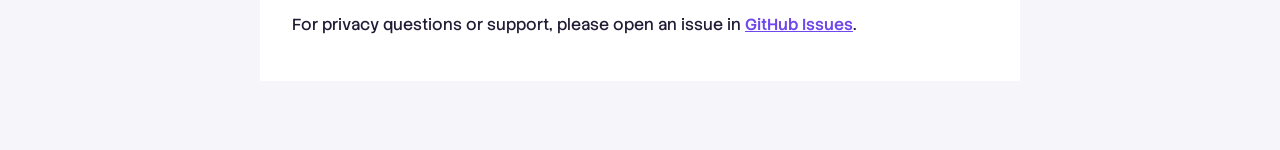
<file: privacy.html>
<!doctype html>
<html lang="zh-TW">
<head>
  <meta charset="utf-8">
  <meta name="viewport" content="width=device-width, initial-scale=1">
  <meta name="description" content="Privacy policy for Bookmarklet Script Manager.">
  <title>Privacy Policy | Bookmarklet Script Manager</title>
  <link rel="icon" type="image/png" href="assets/launcher-icon.png">
  <link rel="stylesheet" href="assets/site.css">
  <link rel="stylesheet" href="assets/install.css">
  <link rel="stylesheet" href="assets/privacy.css">
  <link rel="stylesheet" href="assets/light-violet.css">
<script type="module" src="assets/privacy.js"></script>
</head>
<body>
  <header class="site-header unified-header">
    <a class="brand" href="redesign/" aria-label="Bookmarklet Market 介紹" data-i18n-aria-label="home" data-language-link="redesign/"><img src="assets/launcher-icon.png" width="40" height="40" alt=""><span class="brand-wordmark">Bookmarklet <span>Market</span></span></a>
    <nav class="header-actions" aria-label="主選單" data-i18n-aria-label="navigation"><a href="redesign/" data-i18n="navIntro" data-language-link="redesign/">介紹</a><a href="?lang=zh-TW" data-i18n="navMarket" data-language-link="./">工具集</a><a href="install.html?lang=zh-TW" data-i18n="navInstall" data-language-link="install.html">安裝教學</a><a href="skill.html?lang=zh-TW" data-i18n="navMake" data-language-link="skill.html">製作腳本</a><a href="converter/?lang=zh-TW" data-i18n="navConverter" data-language-link="converter/">轉換工具</a></nav>
    <select class="language-select" data-language-select aria-label="Language" data-i18n-aria-label="language"></select>
  </header>
  <main class="policy">
    <a data-i18n="navMarket" class="back-link" href="./?lang=zh-TW" data-language-link="./">← 返回工具集</a>

    <h1 data-i18n="privacy">隱私權政策</h1>
    <p class="updated" data-policy-date>Last updated: September 26, 2026 / 最後更新：2026 年 9 月 26 日</p>

    <section>
      <h2 data-policy="summary">摘要</h2>
      <p data-policy="p0">Bookmarklet Script Manager 的內建指令碼管理功能會在您的裝置上運作。指令碼名稱與原始碼只會儲存在 <code>chrome.storage.local</code>。</p>
      <p data-policy-reference>Bookmarklet Script Manager's built-in script-management features operate on your device. Script names and source are stored only in <code>chrome.storage.local</code>.</p>
      <p data-policy="p1">擴充功能本身不會將指令碼、網頁內容、瀏覽資料或個人資訊傳送給開發者或其他第三方。</p>
      <p data-policy-reference>The extension itself does not send scripts, page content, browsing data, or personal information to the developer or other third parties.</p>
    </section>

    <section>
      <h2 data-policy="storageHeading">資料儲存與傳輸</h2>
      <p data-policy="p2">您儲存的指令碼名稱與原始碼會留在瀏覽器的本機擴充功能儲存空間。擴充功能不會將它們傳送到遠端服務，開發者也不會蒐集它們或與第三方分享。</p>
      <p data-policy-reference>Your saved script names and source code stay in your browser's local extension storage. They are not sent to a remote service by the extension, collected by the developer, or shared by the developer with third parties.</p>
      <p data-policy="p3">自訂指令碼會在網頁的 <code>MAIN</code> world 中執行。視其程式碼而定，它們可能讀取或修改網頁資料，也可能與外部服務通訊。此類通訊是由使用者所選的指令碼發起，而不是由 Bookmarklet Script Manager 或其開發者發起。請先檢視並確認您信任該指令碼，再加以執行。</p>
      <p data-policy-reference>Custom scripts run in the page's <code>MAIN</code> world. Depending on their code, they may read or modify page data and may communicate with external services. Any such communication is initiated by the user-selected script, not by Bookmarklet Script Manager or its developer. Review and trust a script before running it.</p>
    </section>

    <section>
      <h2 data-policy="permissions">權限</h2>
      <dl>
        <dt><code>storage</code></dt>
        <dd data-policy="p4">在瀏覽器本機儲存您儲存的指令碼名稱與原始碼。</dd>
      <dd data-policy-reference>Stores the script names and source you save locally in the browser.</dd>

        <dt><code>activeTab</code></dt>
        <dd data-policy="p5">當您執行已儲存的指令碼或測試網頁時，暫時授權存取目前分頁。</dd>
      <dd data-policy-reference>Grants temporary access to the current tab when you run a saved script or test the page.</dd>

        <dt><code>scripting</code></dt>
        <dd data-policy="p6">在您點選「Test this page」時測試目前網頁；若未開啟 Allow user scripts，也可透過備用方式在目前網頁執行已儲存的指令碼。網頁測試不會執行已儲存的指令碼，也不會將網頁資料傳送至其他地方。</dd>
      <dd data-policy-reference>Tests the current page when you click Test this page and runs saved scripts there through a fallback when Allow user scripts is off. The page test does not run saved scripts or send page data elsewhere.</dd>

        <dt><code>userScripts</code></dt>
        <dd data-policy="p7">讓擴充功能在您選擇的網頁上執行您已儲存的自訂指令碼。</dd>
      <dd data-policy-reference>Lets the extension run the custom scripts you have saved on the page you choose.</dd>
      </dl>
    </section>

    <section>
      <h2 data-policy="supportHeading">支援</h2>
      <p data-policy="supportText">如有隱私權問題或需要支援，請在 <a href="https://github.com/tony92151/bookmarklet-script-manager-market/issues" target="_blank" rel="noopener noreferrer">GitHub Issues</a> 提出問題。</p>
      <p data-policy-reference>For privacy questions or support, please open an issue in <a href="https://github.com/tony92151/bookmarklet-script-manager-market/issues" target="_blank" rel="noopener noreferrer">GitHub Issues</a>.</p>
    </section>
  </main>
</body>
</html>
</file>
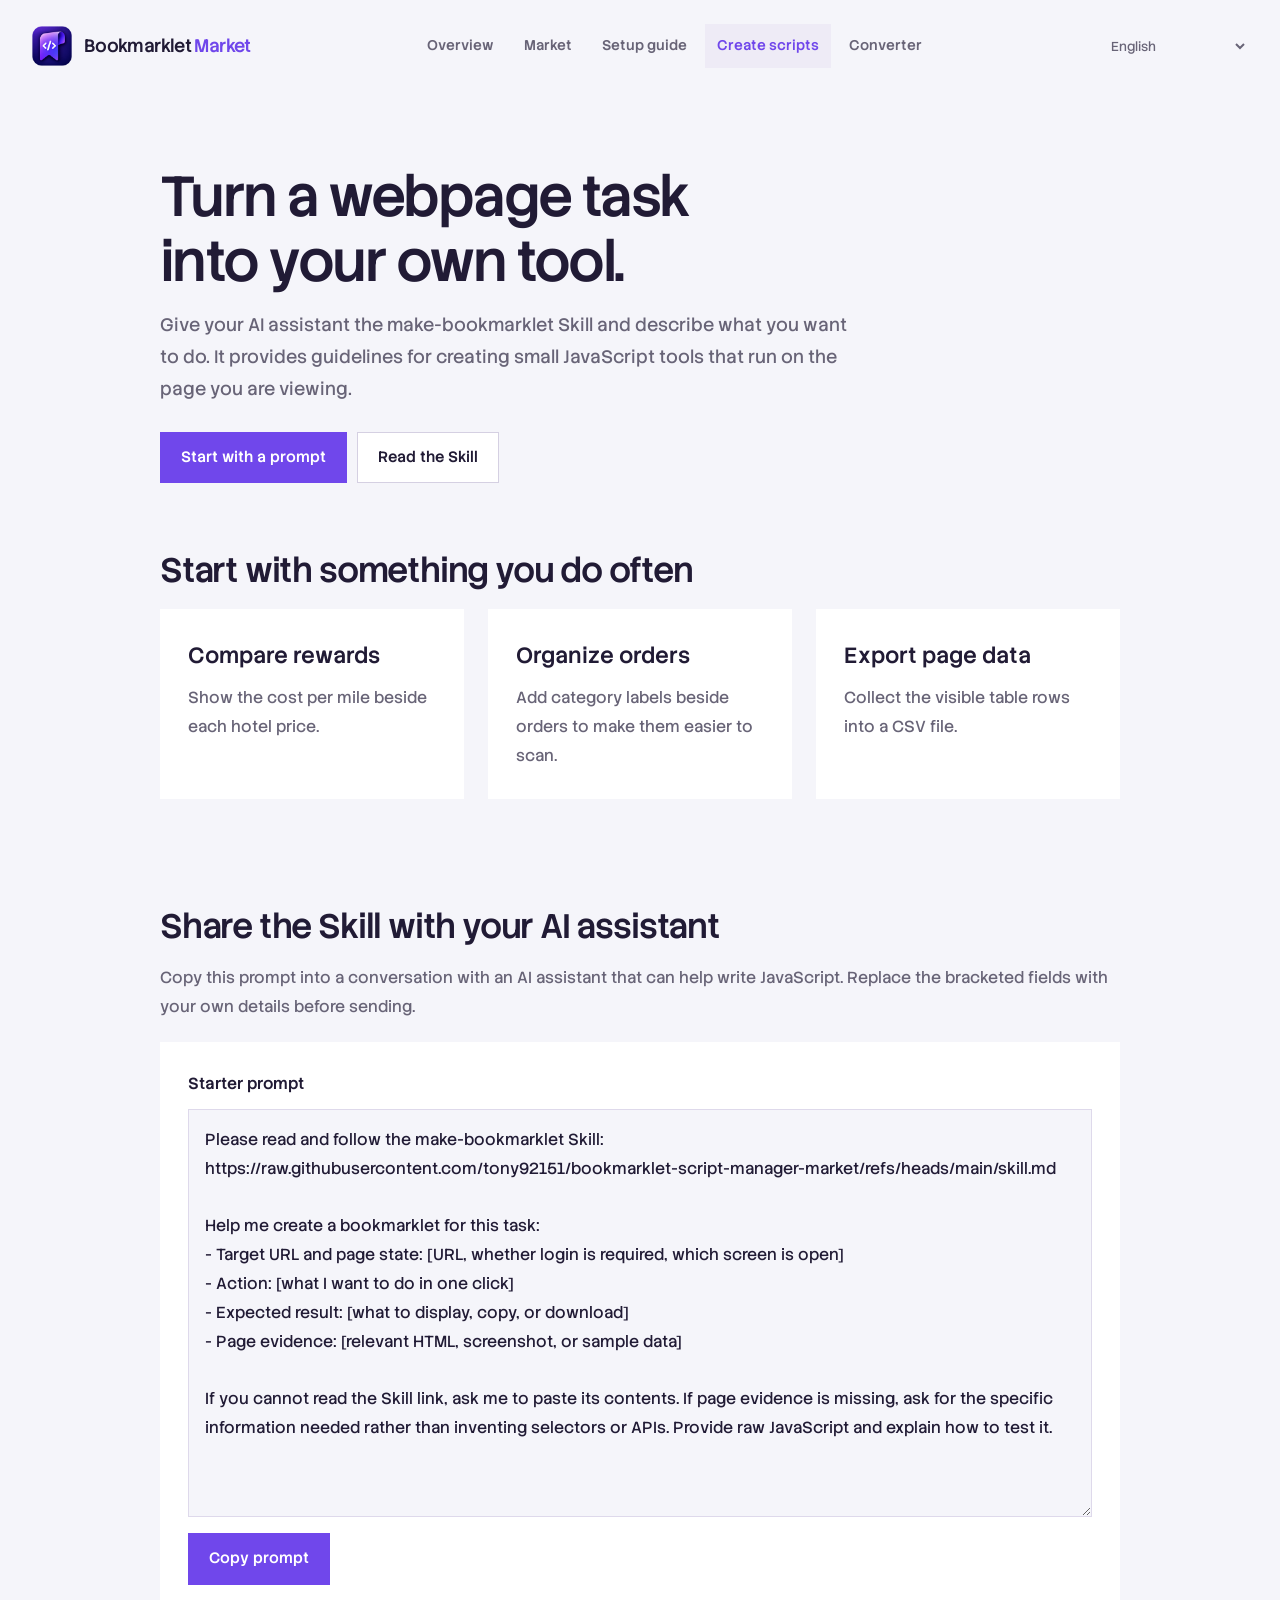
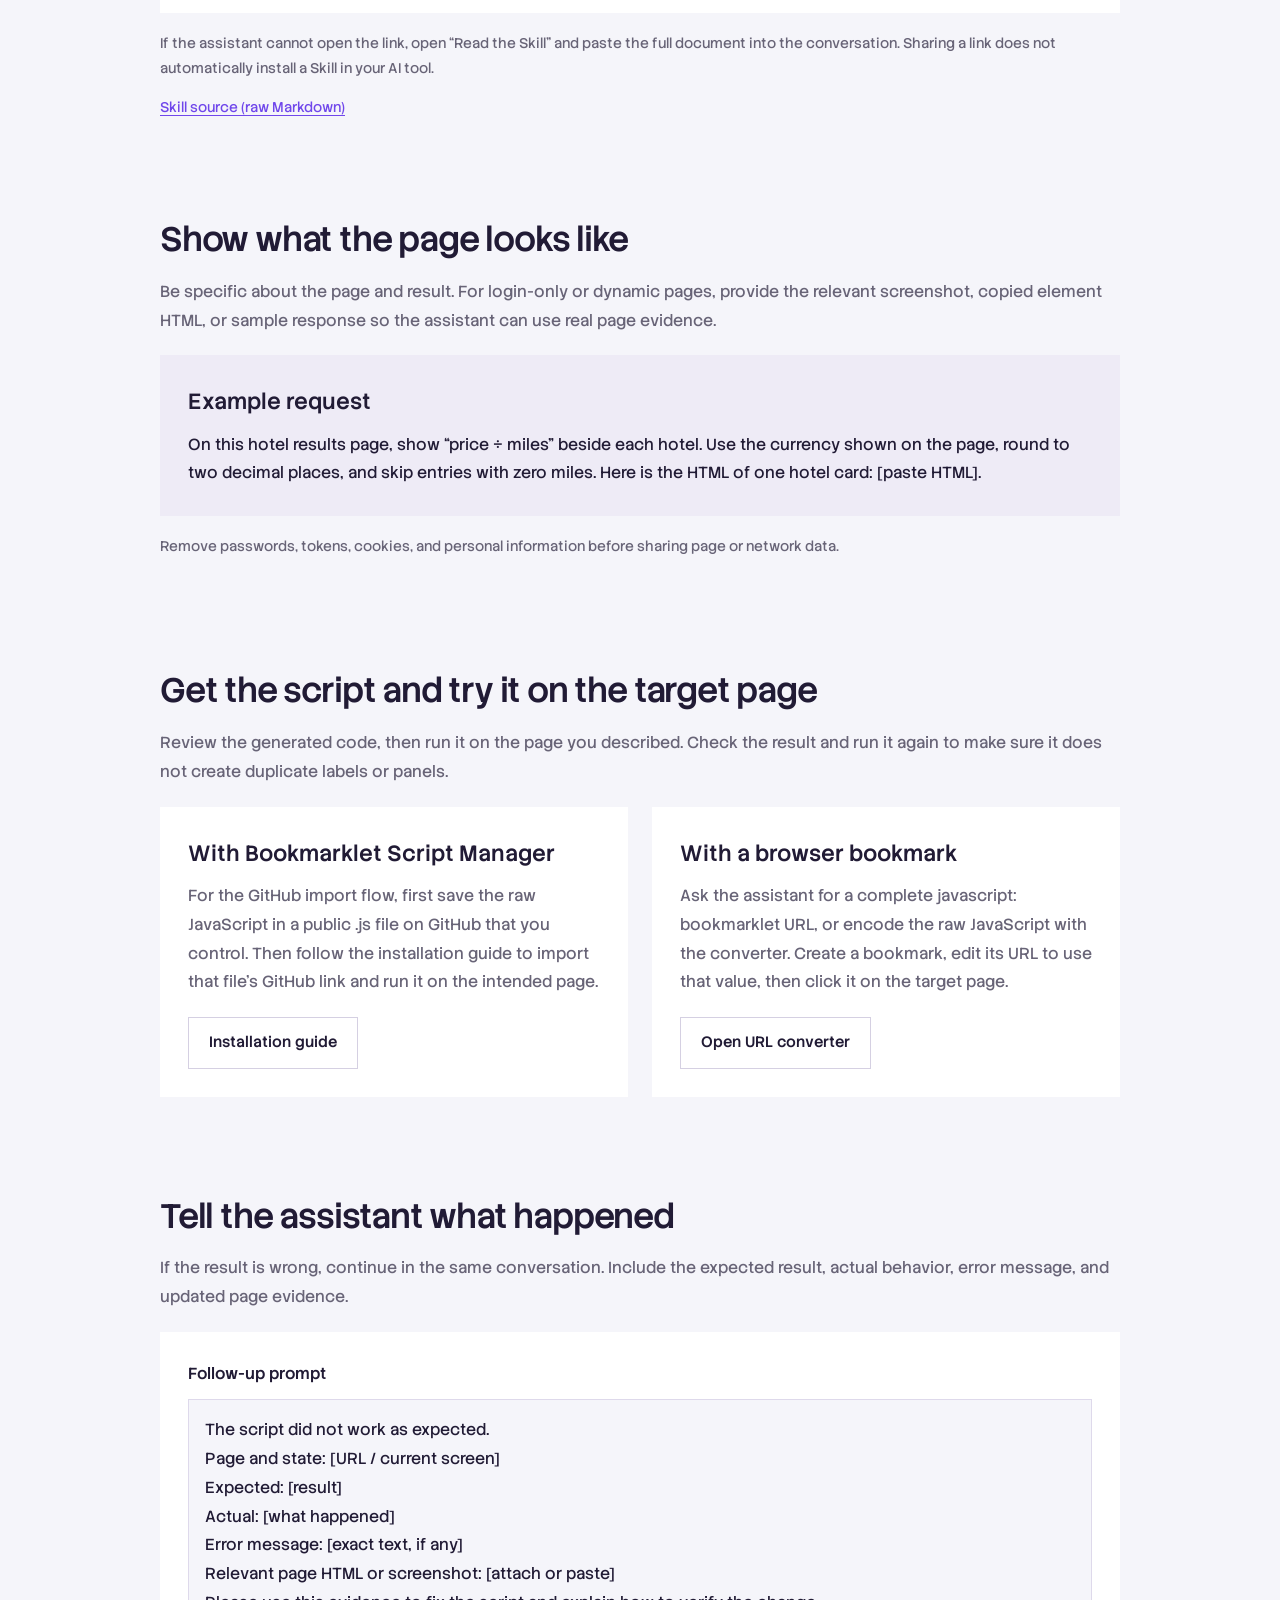
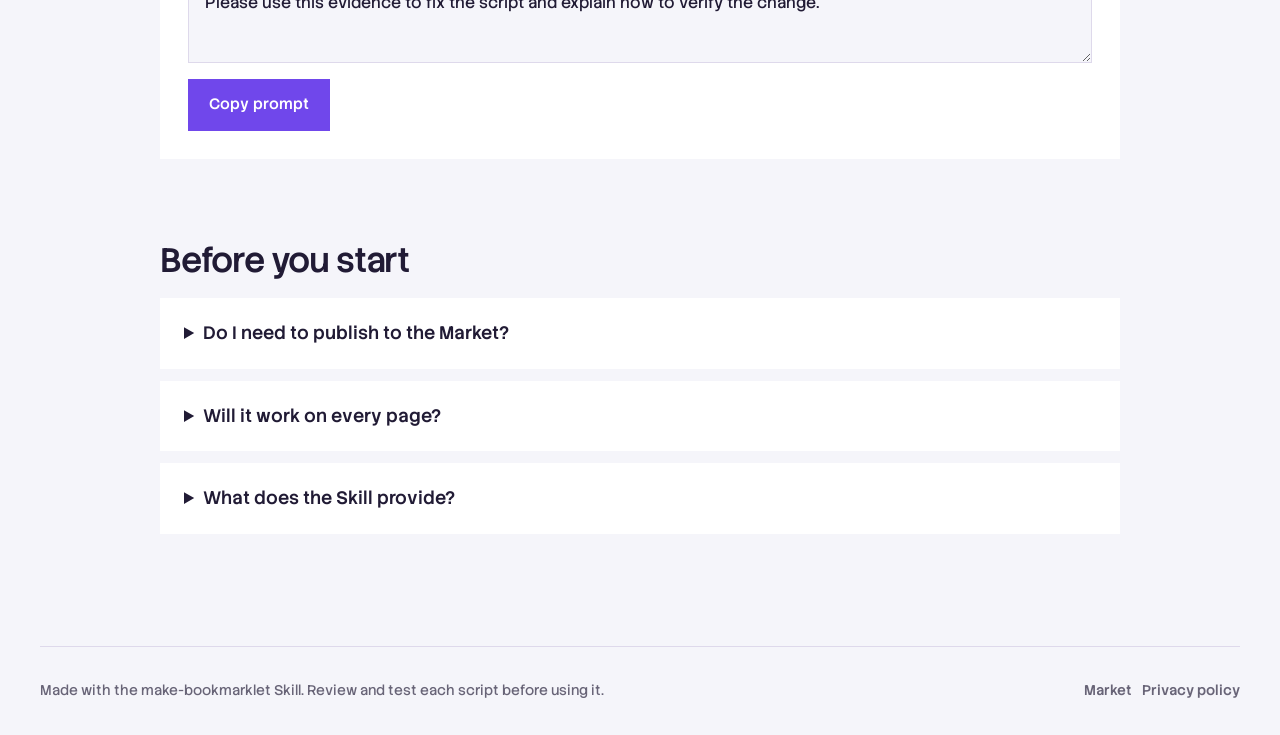
<file: skill.html>
<!doctype html>
<html lang="en">
<head>
  <meta charset="utf-8">
  <meta name="viewport" content="width=device-width, initial-scale=1">
  <meta name="description" data-i18n-content="metaDescription" content="Learn how to use the make-bookmarklet Skill with AI: describe your task, provide page evidence, and test your script.">
  <title>Make your own browser tool — Bookmarklet Market</title>
  <link rel="icon" type="image/png" href="assets/launcher-icon.png">
  <link rel="stylesheet" href="assets/site.css">
  <link rel="stylesheet" href="assets/install.css">
  <link rel="stylesheet" href="assets/skill.css">
  <script type="module" src="assets/skill.js"></script>
  <link rel="stylesheet" href="assets/light-violet.css">
</head>
<body>
  <header class="site-header unified-header">
    <a class="brand" href="redesign/" aria-label="Bookmarklet Market 介紹" data-i18n-aria-label="home" data-language-link="redesign/"><img src="assets/launcher-icon.png" width="40" height="40" alt=""><span class="brand-wordmark">Bookmarklet <span>Market</span></span></a>
    <nav class="header-actions" aria-label="主選單" data-i18n-aria-label="navigation"><a href="redesign/" data-i18n="navIntro" data-language-link="redesign/">介紹</a><a href="?lang=zh-TW" data-i18n="navMarket" data-language-link="./">工具集</a><a href="install.html?lang=zh-TW" data-i18n="navInstall" data-language-link="install.html">安裝教學</a><a href="skill.html?lang=zh-TW" aria-current="page" data-i18n="navMake" data-language-link="skill.html">製作腳本</a><a href="converter/?lang=zh-TW" data-i18n="navConverter" data-language-link="converter/">轉換工具</a></nav>
    <select class="language-select" data-language-select aria-label="Language" data-i18n-aria-label="language"></select>
  </header>

  <main class="skill-page">
    <section class="hero" aria-labelledby="page-title">
      <h1 id="page-title" data-i18n="heroTitle">Turn a webpage task into your own tool.</h1>
      <p class="hero-copy" data-i18n="heroDescription">Give your AI assistant the make-bookmarklet Skill and describe what you want to do. It provides guidelines for creating small JavaScript tools that run on the page you are viewing.</p>
      <div class="hero-actions">
        <a class="primary-link" href="#get-started" data-i18n="getStarted">Start with a prompt</a>
        <a class="secondary-link" href="https://github.com/tony92151/bookmarklet-script-manager-market/blob/main/skill.md" target="_blank" rel="noopener noreferrer" data-i18n="readSkill">Read the Skill</a>
      </div>
    </section>

    <section class="skill-ideas" aria-labelledby="ideas-title">
      <h2 id="ideas-title" data-i18n="ideasTitle">Start with something you do often</h2>
      <div class="idea-grid">
        <article><h3 data-i18n="idea1Title">Compare rewards</h3><p data-i18n="idea1">Show the cost per mile beside each hotel price.</p></article>
        <article><h3 data-i18n="idea2Title">Organize orders</h3><p data-i18n="idea2">Add category labels beside orders to make them easier to scan.</p></article>
        <article><h3 data-i18n="idea3Title">Export page data</h3><p data-i18n="idea3">Collect the visible table rows into a CSV file.</p></article>
      </div>
    </section>

    <section class="guide-step" id="get-started" aria-labelledby="step1-title">
      <div class="step-content">
        <h2 id="step1-title" data-i18n="step1Title">Share the Skill with your AI assistant</h2>
        <p data-i18n="step1">Copy this prompt into a conversation with an AI assistant that can help write JavaScript. Replace the bracketed fields with your own details before sending.</p>
        <div class="prompt-box">
          <label for="starter-prompt" data-i18n="promptLabel">Starter prompt</label>
          <textarea id="starter-prompt" rows="13" readonly spellcheck="false"></textarea>
          <button type="button" class="primary-button" data-copy-prompt="starter-prompt" data-i18n="copyPrompt">Copy prompt</button>
          <p class="copy-status" data-copy-status="starter-prompt" role="status"></p>
        </div>
        <p class="guide-note" data-i18n="fallback">If the assistant cannot open the link, open “Read the Skill” and paste the full document into the conversation. Sharing a link does not automatically install a Skill in your AI tool.</p>
        <a class="raw-link" href="https://raw.githubusercontent.com/tony92151/bookmarklet-script-manager-market/refs/heads/main/skill.md" target="_blank" rel="noopener noreferrer" data-i18n="rawLabel">Skill source (raw Markdown)</a>
      </div>
    </section>

    <section class="guide-step" aria-labelledby="step2-title">
      <div class="step-content">
        <h2 id="step2-title" data-i18n="step2Title">Show what the page looks like</h2>
        <p data-i18n="step2">Be specific about the page and result. For login-only or dynamic pages, provide the relevant screenshot, copied element HTML, or sample response so the assistant can use real page evidence.</p>
        <div class="example-box"><h3 data-i18n="exampleLabel">Example request</h3><p data-i18n="example">On this hotel results page, show “price ÷ miles” beside each hotel. Use the currency shown on the page, round to two decimal places, and skip entries with zero miles. Here is the HTML of one hotel card: [paste HTML].</p></div>
        <p class="guide-note" data-i18n="evidenceNote">Remove passwords, tokens, cookies, and personal information before sharing page or network data.</p>
      </div>
    </section>

    <section class="guide-step" aria-labelledby="step3-title">
      <div class="step-content">
        <h2 id="step3-title" data-i18n="step3Title">Get the script and try it on the target page</h2>
        <p data-i18n="step3">Review the generated code, then run it on the page you described. Check the result and run it again to make sure it does not create duplicate labels or panels.</p>
        <div class="use-grid">
          <article><h3 data-i18n="extensionTitle">With Bookmarklet Script Manager</h3><p data-i18n="extensionText">For the GitHub import flow, first save the raw JavaScript in a public .js file on GitHub that you control. Then follow the installation guide to import that file’s GitHub link and run it on the intended page.</p><a class="secondary-link" href="install.html" data-language-link="install.html" data-i18n="installGuide">Installation guide</a></article>
          <article><h3 data-i18n="bookmarkTitle">With a browser bookmark</h3><p data-i18n="bookmarkText">Ask the assistant for a complete javascript: bookmarklet URL, or encode the raw JavaScript with the converter. Create a bookmark, edit its URL to use that value, then click it on the target page.</p><a class="secondary-link" href="converter/" data-language-link="converter/" data-i18n="converterLink">Open URL converter</a></article>
        </div>
      </div>
    </section>

    <section class="guide-step" aria-labelledby="step4-title">
      <div class="step-content">
        <h2 id="step4-title" data-i18n="step4Title">Tell the assistant what happened</h2>
        <p data-i18n="step4">If the result is wrong, continue in the same conversation. Include the expected result, actual behavior, error message, and updated page evidence.</p>
        <div class="prompt-box">
          <label for="fix-prompt" data-i18n="fixLabel">Follow-up prompt</label>
          <textarea id="fix-prompt" rows="8" readonly spellcheck="false"></textarea>
          <button type="button" class="primary-button" data-copy-prompt="fix-prompt" data-i18n="copyPrompt">Copy prompt</button>
          <p class="copy-status" data-copy-status="fix-prompt" role="status"></p>
        </div>
      </div>
    </section>

    <section class="skill-faq" aria-labelledby="faq-title">
      <h2 id="faq-title" data-i18n="faqTitle">Before you start</h2>
      <details><summary data-i18n="faq1Title">Do I need to publish to the Market?</summary><p data-i18n="faq1">No. You can use the Skill to make a personal bookmarklet. Catalog files and repository tests are only needed when integrating a tool into this repository.</p></details>
      <details><summary data-i18n="faq2Title">Will it work on every page?</summary><p data-i18n="faq2">No. Bookmarklets run in the current webpage and may be limited by its security policy or cross-origin restrictions. They cannot run on browser-internal pages such as chrome://, and page changes can break a script.</p></details>
      <details><summary data-i18n="faq3Title">What does the Skill provide?</summary><p data-i18n="faq3">It guides the assistant on page evidence, repeatable execution, feedback, and choosing a suitable interface. Generated code still needs to be reviewed and tested on the actual page.</p></details>
    </section>
  </main>
  <footer class="site-footer"><p data-i18n="footerNote">Made with the make-bookmarklet Skill. Review and test each script before using it.</p><div class="footer-links"><a href="./" data-language-link="./">Market</a><a href="privacy.html" data-language-link="privacy.html" data-i18n="privacy">Privacy Policy</a></div></footer>
</body>
</html>
</file>
<file: assets/site.css>
:root {
  color-scheme: light;
  --bg: #f7f6fc;
  --surface: #fff;
  --surface-soft: #f0eaff;
  --text: #211c3a;
  --muted: #625e77;
  --border: #e6e2f0;
  --primary: #6135d3;
  --primary-dark: #4f27ba;
  --success: #176b49;
  --danger: #a72d4b;
}

* { box-sizing: border-box; }
html { scroll-behavior: smooth; }
body {
  min-width: 320px;
  margin: 0;
  background: var(--bg);
  color: var(--text);
  font: 14px/1.5 -apple-system, BlinkMacSystemFont, "Segoe UI", sans-serif;
}
a { color: inherit; }
button, textarea { font: inherit; }
button, a { -webkit-tap-highlight-color: transparent; }
button { cursor: pointer; }
button:focus-visible, a:focus-visible, textarea:focus-visible {
  outline: 3px solid #a88cf5;
  outline-offset: 2px;
}

.site-header, main, .site-footer {
  width: min(1120px, calc(100% - 48px));
  margin-inline: auto;
}
.site-header {
  display: flex;
  align-items: center;
  justify-content: space-between;
  gap: 24px;
  padding: 24px 0;
}
.brand {
  display: inline-flex;
  align-items: center;
  gap: 12px;
  min-width: 0;
  color: var(--text);
  text-decoration: none;
}
.brand img { flex: none; width: 44px; height: 44px; border-radius: 12px; }
.brand-copy { display: grid; gap: 2px; min-width: 0; }
.brand-name { font-size: 16px; font-weight: 750; letter-spacing: -.025em; line-height: 1.2; }
.brand-eyebrow, .eyebrow, .card-kicker, .meta-label {
  margin: 0;
  color: var(--primary);
  font-size: 10px;
  font-weight: 800;
  letter-spacing: .15em;
  text-transform: uppercase;
}
.header-actions, .footer-links, .hero-actions, .dialog-actions {
  display: flex;
  align-items: center;
  flex-wrap: wrap;
  gap: 10px;
}
.header-actions > a, .footer-links a {
  color: var(--muted);
  font-size: 12px;
  font-weight: 700;
  text-decoration: none;
  transition: color .18s ease;
}
.header-actions > a:hover, .footer-links a:hover { color: var(--primary); }
.language-switch {
  display: inline-flex;
  padding: 3px;
  border: 1px solid var(--border);
  border-radius: 9px;
  background: var(--surface);
}
.language-button {
  min-height: 30px;
  padding: 5px 10px;
  border: 0;
  border-radius: 7px;
  background: transparent;
  color: var(--muted);
  font-size: 11px;
  font-weight: 750;
  transition: background .18s ease, color .18s ease;
}
.language-button:hover { background: var(--surface-soft); color: var(--primary-dark); }
.language-button[aria-current="page"], .language-button[aria-pressed="true"] { background: var(--surface-soft); color: var(--primary-dark); }


.language-switch a { text-decoration: none; }
.language-select {
  min-height: 36px;
  max-width: 100%;
  padding: 6px 9px;
  border: 1px solid var(--border);
  border-radius: 9px;
  background: var(--surface);
  color: var(--text);
  font: 600 12px/1.5 -apple-system, BlinkMacSystemFont, "Segoe UI", sans-serif;
  cursor: pointer;
}
.language-select:focus-visible { outline: 3px solid #a88cf5; outline-offset: 2px; }
.language-select:hover { border-color: var(--primary); }
@media (max-width: 760px) {
  .site-header { align-items: flex-start; flex-direction: column; }
  .header-actions { width: 100%; }
}
@media (max-width: 560px) {
  .site-header, main, .site-footer { width: min(100% - 28px, 1120px); }
  .site-header { padding-top: 20px; }
}
</file>
<file: assets/install.css>
.hero { max-width: 760px; padding: 55px 0 64px; }
.hero h1 {
  max-width: 740px;
  margin: 8px 0 14px;
  font-size: clamp(34px, 5vw, 56px);
  line-height: 1.08;
  letter-spacing: -.055em;
}
.hero-copy { max-width: 620px; margin: 0; color: var(--muted); font-size: 15px; }
.hero-actions { margin-top: 26px; }
.primary-link, .secondary-link, .primary-button, .secondary-button {
  display: inline-flex;
  min-height: 40px;
  align-items: center;
  justify-content: center;
  padding: 9px 16px;
  border-radius: 9px;
  font-size: 13px;
  font-weight: 750;
  text-decoration: none;
  transition: background .18s ease, border-color .18s ease, color .18s ease;
}
.primary-link, .primary-button {
  border: 1px solid var(--primary);
  background: var(--primary);
  color: #fff;
}
.primary-link:hover, .primary-button:hover {
  background: var(--primary-dark);
  border-color: var(--primary-dark);
}
.secondary-link, .secondary-button {
  border: 1px solid #d5d0e2;
  background: var(--surface);
  color: var(--text);
}
.secondary-link:hover, .secondary-button:hover:not(:disabled) {
  border-color: #ba9df4;
  background: var(--surface-soft);
}
.secondary-button:disabled { cursor: not-allowed; opacity: .52; }
.security-note {
  width: fit-content;
  max-width: 100%;
  margin: 26px 0 0;
  padding: 10px 13px;
  border: 1px solid #e9cc82;
  border-radius: 10px;
  background: #fff9e9;
  color: #604818;
  font-size: 12px;
}

.catalog-section { padding: 0 0 72px; }
.section-heading {
  display: flex;
  align-items: end;
  justify-content: space-between;
  gap: 24px;
  margin-bottom: 20px;
}
.section-heading h2 {
  margin: 4px 0 0;
  font-size: clamp(24px, 3vw, 32px);
  line-height: 1.2;
  letter-spacing: -.035em;
}
.section-heading > p { max-width: 380px; margin: 0; color: var(--muted); font-size: 13px; }
.page-status { margin-bottom: 16px; color: var(--muted); }
.bookmarklet-grid { display: grid; grid-template-columns: repeat(2, minmax(0, 1fr)); align-items: start; gap: 20px; }
.bookmarklet-card {
  min-width: 0;
  padding: 25px;
  border: 1px solid var(--border);
  border-radius: 17px;
  background: var(--surface);
}
.card-heading { display: flex; align-items: start; justify-content: space-between; gap: 16px; }
.card-heading h3 { margin: 5px 0 0; font-size: 18px; line-height: 1.25; letter-spacing: -.025em; }
.screenshot-comparison { display: grid; grid-template-columns: repeat(2, minmax(0, 1fr)); gap: 12px; margin-top: 20px; }
.screenshot-comparison[hidden] { display: none; }
.screenshot-item { min-width: 0; margin: 0; }
.screenshot-item figcaption { margin-bottom: 8px; color: var(--muted); font-size: 11px; font-weight: 750; }
.screenshot-item a {
  display: block;
  overflow: hidden;
  aspect-ratio: 4 / 3;
  border: 1px solid var(--border);
  border-radius: 10px;
  background: #f5f4f9;
  transition: border-color .18s ease, box-shadow .18s ease;
}
.screenshot-item a:hover { border-color: #ba9df4; box-shadow: 0 4px 15px rgba(33, 28, 58, .1); }
.screenshot-item img { display: block; width: 100%; height: 100%; object-fit: contain; }
.card-description, .card-message { color: var(--muted); }
.card-description { min-height: 3em; margin: 18px 0; font-size: 13px; }
.works-on { margin: 18px 0; }
.pattern-list { display: flex; flex-wrap: wrap; gap: 7px; margin-top: 8px; }
.pattern {
  max-width: 100%;
  overflow-wrap: anywhere;
  padding: 5px 8px;
  border: 1px solid var(--border);
  border-radius: 7px;
  background: #fdfcff;
  color: var(--muted);
  font: 11px/1.4 ui-monospace, SFMono-Regular, Menlo, Consolas, monospace;
}
.card-copy-button { width: 100%; margin-top: 4px; }
.card-help-link { display: inline-block; margin-top: 12px; color: var(--primary-dark); font-size: 12px; font-weight: 750; text-decoration: underline; text-underline-offset: 2px; }
.card-help-link:hover { color: var(--primary); }
.card-message { min-height: 1.5em; margin: 14px 0 0; font-size: 12px; }
.card-message.is-success { color: var(--success); }
.card-message.is-error { color: var(--danger); }
.retry-button { margin-top: 10px; }
.site-footer {
  display: flex;
  justify-content: space-between;
  gap: 24px;
  padding: 22px 0 35px;
  border-top: 1px solid var(--border);
  color: var(--muted);
  font-size: 12px;
}
.site-footer p { margin: 0; }
.copy-dialog {
  width: min(700px, calc(100% - 28px));
  padding: 0;
  border: 1px solid var(--border);
  border-radius: 17px;
  box-shadow: 0 25px 70px rgba(33, 28, 58, .2);
  color: var(--text);
}
.copy-dialog::backdrop { background: rgba(33, 28, 58, .6); }
.copy-dialog form { padding: 24px; }
.dialog-heading { display: flex; align-items: start; justify-content: space-between; gap: 16px; }
.dialog-heading h2 { margin: 0; font-size: 20px; letter-spacing: -.025em; }
.icon-button {
  width: 36px;
  height: 36px;
  border: 1px solid var(--border);
  border-radius: 8px;
  background: var(--surface);
  color: var(--text);
  font-size: 22px;
}
.icon-button:hover { background: var(--surface-soft); }
.copy-dialog textarea {
  width: 100%;
  max-width: 100%;
  margin: 14px 0;
  padding: 12px;
  resize: vertical;
  border: 1px solid #d5d0e2;
  border-radius: 9px;
  background: #fdfcff;
  color: var(--text);
  font: 12px/1.5 ui-monospace, SFMono-Regular, Menlo, Consolas, monospace;
}
.dialog-actions { justify-content: flex-end; }
@media (max-width: 800px) {
  .bookmarklet-grid { grid-template-columns: 1fr; }
}
@media (max-width: 760px) {
  .site-header, .section-heading, .site-footer { align-items: flex-start; flex-direction: column; }
  .header-actions { width: 100%; }
  .hero { padding: 42px 0 54px; }
}
@media (max-width: 560px) {
  .site-header, main, .site-footer { width: min(100% - 28px, 1120px); }
  .site-header { padding-top: 20px; }
  .hero h1 { font-size: clamp(32px, 10vw, 43px); }
  .hero-actions > a { width: 100%; }
  .bookmarklet-card { padding: 19px; }
  .card-heading { flex-direction: column; }
  .screenshot-comparison { grid-template-columns: 1fr; }
}
@media (prefers-reduced-motion: reduce) {
  *, *::before, *::after { animation-duration: .01ms !important; transition-duration: .01ms !important; scroll-behavior: auto !important; }
}
</file>
<file: assets/light-violet.css>
@import url("light-violet-shell.css");
body main,.site-footer{width:min(1200px,calc(100% - 64px));max-width:1200px}
.hero{padding:64px 0 72px;max-width:900px}.hero h1,.converter-card h1,.policy h1,.walkthrough-page main>h1{font-size:clamp(40px,4.4vw,64px);font-weight:500;line-height:1.2;letter-spacing:-.045em;max-width:960px}
.hero-copy,.converter-card .hero-copy,.walkthrough-page .intro{font-size:18px;line-height:1.8;color:var(--muted);max-width:780px}
.eyebrow,.card-kicker,.meta-label{font-size:12px;font-weight:500;letter-spacing:.08em}
.primary-link,.secondary-link,.primary-button,.secondary-button{border-radius:0;font-size:15px;font-weight:500;min-height:44px;padding:12px 20px;box-shadow:none}
.security-note{background:var(--surface-soft);border:0;border-radius:0;color:var(--muted);font-size:14px;padding:18px 22px}
.section-heading h2,.skill-page h2{font-size:34px;font-weight:500;letter-spacing:-.035em}.bookmarklet-grid{gap:24px}.bookmarklet-card{padding:28px;border:0;border-radius:0}.bookmarklet-card h3{font-size:26px;font-weight:500}.bookmarklet-description{font-size:16px}.screenshot-frame{border-radius:0;box-shadow:none}.site-footer{font-size:14px;padding:32px 0;margin-top:48px}.footer-links a{font-size:14px}
.skill-page .hero{max-width:960px}.idea-grid,.use-grid{gap:24px}.idea-grid article,.use-grid article,.prompt-box,.example-box{border:0;border-radius:0;padding:28px}.skill-page h3{font-size:22px;font-weight:500}.guide-step{padding:48px 0;grid-template-columns:48px minmax(0,1fr);gap:24px}.step-number{background:transparent;border-radius:0;font-weight:400;color:var(--primary)}.prompt-box textarea{border-radius:0;font-family:inherit;font-size:16px}.skill-faq summary{font-size:18px}.step-content .guide-note,.raw-link,.copy-status{font-size:14px}
.walkthrough-page main{padding-top:56px}.walkthrough-page main>h1{margin:0 0 20px}.walkthrough-page .intro{margin-bottom:40px}.walkthrough-page .step{border-radius:0;padding:18px;box-shadow:none}.walkthrough-page .step b{font-size:16px}.walkthrough-page .step small{font-size:14px}.walkthrough-page .step.active{background:var(--surface-soft);border-color:transparent}.walkthrough-page .step b span{background:transparent;color:var(--primary)}.walkthrough-page .browser{border-radius:0;box-shadow:none}.walkthrough-page .controls button{border-radius:0;min-height:44px;font:inherit;font-size:14px}.walkthrough-page .footnote{font-size:13px}
.converter-page{margin:56px auto 72px}.converter-card{background:transparent;padding:0;border:0;border-radius:0}.converter-card h1{margin:16px 0 24px}.converter-workspace{display:grid;grid-template-columns:1fr 1fr;gap:24px;margin-top:40px}.converter-pane{min-width:0;background:var(--surface);padding:28px}.converter-card label{margin:0 0 16px;font-size:18px;font-weight:500}.converter-card textarea{border-radius:0;font-size:14px;min-height:320px;background:var(--bg)}.converter-card textarea[readonly]{background:var(--bg)}.converter-card textarea:focus{outline:2px solid var(--primary);outline-offset:2px;box-shadow:none}.converter-actions{gap:8px}.converter-actions button{padding:10px 14px}.converter-status{font-size:14px}
body main.policy{max-width:960px;margin-top:56px}.policy h1{margin:24px 0}.policy .updated{font-size:14px;margin-bottom:40px}.policy section{border:0;border-radius:0;padding:32px;margin-top:24px}.policy h2{font-size:26px;font-weight:500}.policy p,.policy dd{line-height:1.85}.back-link{font-size:14px}
@media(max-width:760px){body main,.site-footer{width:calc(100% - 40px)}.hero{padding:40px 0 48px}.hero h1,.converter-card h1,.policy h1,.walkthrough-page main>h1{font-size:40px}.hero-copy,.converter-card .hero-copy,.walkthrough-page .intro{font-size:16px}.section-heading h2,.skill-page h2{font-size:28px}.idea-grid,.use-grid,.converter-workspace{grid-template-columns:1fr}.guide-step{grid-template-columns:1fr;gap:12px}.step-number{width:auto;height:auto;justify-self:start}.converter-page,body main.policy{margin-top:32px}.converter-pane,.policy section{padding:22px}.converter-actions>button{width:auto}.walkthrough-page main{padding-top:32px}.prompt-box{padding:20px}.policy h2{font-size:23px}}
h1{text-wrap:balance}.bookmarklet-card .description{font-size:16px;line-height:1.8}
@media(max-width:600px){.walkthrough-page .steps{grid-template-columns:1fr 1fr;gap:10px}.walkthrough-page .step{padding:14px}.walkthrough-page .step b{font-size:14px}.walkthrough-page .footnote{grid-column:1/-1}}

.skill-page .guide-step{grid-template-columns:1fr;border:0}.skill-page .skill-faq details{border:0;background:var(--surface);padding:20px 24px;margin-top:12px}.skill-page .hero{padding-bottom:64px}
/* Localized headings must accommodate long words without widening mobile pages. */
.policy h1,.policy h2,.skill-page h1,.converter-card h1{overflow-wrap:anywhere;hyphens:auto}
</file>
<file: assets/converter.css>
.converter-page { width: min(920px, calc(100% - 48px)); margin: 30px auto 70px; }
.converter-card {
  padding: 28px;
  border: 1px solid var(--border);
  border-radius: 17px;
  background: var(--surface);
}
.converter-card h1 {
  margin: 7px 0 10px;
  font-size: clamp(30px, 4vw, 44px);
  line-height: 1.1;
  letter-spacing: -.055em;
}
.converter-card .hero-copy { margin: 0; font-size: 14px; }
.converter-card label { display: block; margin: 24px 0 8px; font-size: 13px; font-weight: 750; }
.converter-card textarea {
  width: 100%;
  min-height: 160px;
  padding: 13px;
  resize: vertical;
  border: 1px solid #d5d0e2;
  border-radius: 9px;
  background: #fff;
  color: var(--text);
  font: 12px/1.65 ui-monospace, SFMono-Regular, Menlo, Consolas, monospace;
  transition: border-color .18s ease, box-shadow .18s ease;
}
.converter-card textarea:focus { border-color: var(--primary); outline: 0; box-shadow: 0 0 0 3px #e8ddff; }
.converter-card textarea[readonly] { background: #fdfcff; }
.converter-actions { display: flex; flex-wrap: wrap; gap: 10px; margin-top: 14px; }
@media (max-width: 600px) {
  .converter-page { width: min(100% - 28px, 920px); margin-top: 18px; }
  .converter-card { padding: 19px; }
  .converter-actions > button { width: 100%; }
}
</file>
<file: redesign/style.css>
@font-face{font-family:'Stack Sans Headline';src:url('fonts/stack-0.ttf') format('truetype');font-weight:300;font-display:swap}
@font-face{font-family:'Stack Sans Text';src:url('fonts/stack-1.ttf') format('truetype');font-weight:400;font-display:swap}
@font-face{font-family:'Stack Sans Text';src:url('fonts/stack-2.ttf') format('truetype');font-weight:500;font-display:swap}
:root{--bg:#080a0c;--surface:#14181b;--surface-high:#242b30;--ink:#f2f6f8;--muted:#a4b2bb;--accent:#64e3ef;--accent-ink:#080a0c;--paper:#e6edf0;--paper-low:#cbd7dd;--paper-ink:#10171b;--gutter:32px;--body:17px;--small:14px;--lead:22px;--head:clamp(36px,4.5vw,68px);--display:clamp(58px,6.9vw,100px);--text:'Stack Sans Text','PingFang TC','Microsoft JhengHei',sans-serif;--heading:'Stack Sans Headline','PingFang TC','Microsoft JhengHei',sans-serif;--ease:cubic-bezier(.2,.7,.2,1)}
*{box-sizing:border-box}html{scroll-behavior:smooth;scroll-padding-top:24px}body{margin:0;background:var(--bg);color:var(--ink);font:400 var(--body)/1.65 var(--text)}a{color:inherit;text-decoration:none}button,input,textarea{font:inherit}button,a,input,summary{ -webkit-tap-highlight-color:transparent}button,a{touch-action:manipulation}button{cursor:pointer}a,button{transition:transform .22s var(--ease),opacity .22s var(--ease)}a:hover,button:hover{opacity:.8}button:active,.button:active{transform:translateY(2px)}:focus-visible{outline:3px solid var(--accent);outline-offset:5px}h1,h2,h3,p,figure{margin:0}h1,h2,h3{font-family:var(--heading);font-weight:300;letter-spacing:-.035em;text-wrap:balance}h1{font-size:var(--display);line-height:1.12}h2{font-size:var(--head);line-height:1.15}h3{font-size:var(--lead);line-height:1.4}p{text-wrap:pretty}img{display:block;max-width:100%;height:auto}.frame{margin-inline:var(--gutter)}.header{display:flex;align-items:center;justify-content:space-between;min-height:104px;gap:30px}.brand{font-size:var(--lead);line-height:1.1;font-weight:500;letter-spacing:-.04em}.brand span{display:block;color:var(--muted)}.header nav{display:flex;gap:36px}.language{font-size:var(--small);color:var(--muted)}.skip{position:absolute;top:-100px;left:20px;padding:16px;background:var(--accent);color:var(--bg);z-index:10}.skip:focus{top:8px}.hero{display:grid;grid-template-columns:1fr 1fr;gap:48px 7%;padding-top:65px}.hero-copy{padding-top:14px}.lead{font-size:var(--lead);line-height:1.6;margin-top:36px;max-width:510px}.button{display:inline-flex;align-items:center;justify-content:space-between;gap:56px;min-height:58px;padding:14px 24px;background:var(--paper);color:var(--paper-ink);border:0;border-radius:0}.primary{background:var(--accent);color:var(--accent-ink);margin-top:36px}.primary span{font-size:28px;line-height:1}.hero-note{font-size:var(--small);color:var(--muted);margin-top:24px}.demo{background:var(--paper);color:var(--paper-ink);padding:32px;align-self:start;min-width:0}.demo-top{display:flex;justify-content:space-between;gap:12px;font-size:var(--small)}.result{display:flex;align-items:baseline;justify-content:center;gap:10px;padding-top:12px;font-variant-numeric:tabular-nums}.result output{font:300 clamp(100px,12vw,176px)/1.15 var(--heading);letter-spacing:-.075em}.result>span{font-size:var(--lead)}.result-description{text-align:center;margin-bottom:36px;font-size:var(--body)}#calculator{display:grid;grid-template-columns:1fr 1fr;gap:12px}#calculator label{display:block;font-size:var(--small)}#calculator label span{float:right}input{display:block;width:100%;min-width:0;padding:10px 12px;margin-top:8px;border:0;border-radius:0;background:var(--ink);color:var(--paper-ink);font-size:var(--lead);font-variant-numeric:tabular-nums}input:focus-visible{outline-color:var(--paper-ink)}.formula{margin-top:20px;font-size:var(--small)}.demo-note{font-size:var(--small);margin-top:12px}.hero-bottom{grid-column:1/-1;display:flex;justify-content:space-between;gap:24px;padding:12px 0 0;color:var(--muted);font-size:var(--small)}.hero-bottom a{text-decoration:underline;text-underline-offset:5px}.section-top{display:flex;align-items:end;justify-content:space-between;gap:40px;margin-bottom:56px}.section-top>p{width:45%;max-width:570px}.proof,.tools,.start{padding-top:150px}.proof-layout{display:grid;grid-template-columns:5fr 7fr;gap:7%;align-items:start}.proof-story{position:sticky;top:36px}.story-block{margin-bottom:48px;max-width:480px}.story-block>p:not(.big-fact){margin-top:18px}.big-fact{font:300 36px/1.2 var(--heading);letter-spacing:-.05em;margin-top:20px}.big-fact span{font:300 var(--body)/1.5 var(--heading);letter-spacing:0}.story-end{color:var(--muted);max-width:480px}.text-link{display:inline-block;text-decoration:underline;text-underline-offset:8px;min-height:44px}.story-end a{margin-top:18px;color:var(--ink)}.proof-media{min-width:0;display:grid;gap:36px}.comparison{background:var(--surface);padding:18px}.comparison-label{display:grid;grid-template-columns:1fr 1fr;gap:12px;margin-bottom:14px;font-size:var(--small)}.image-pair{display:grid;grid-template-columns:1fr 1fr;gap:12px}.image-pair figure{overflow:hidden;background:var(--ink)}.image-pair img{width:100%;aspect-ratio:1.09;object-fit:cover}.tool-list{display:grid;gap:8px}.tool-row{display:grid;grid-template-columns:1fr 1.15fr auto;gap:40px;padding:32px;background:var(--surface);align-items:start}.tool-name h3{font-size:clamp(28px,3vw,44px);line-height:1.1}.tool-name>p{margin-top:12px}.tool-description p{max-width:550px}.tool-description details{margin-top:20px;font-size:var(--small);color:var(--muted)}summary{cursor:pointer;min-height:44px;display:list-item;padding-top:8px}details ul{padding-left:18px;overflow-wrap:anywhere;margin:4px 0 12px}.tool-actions{display:flex;flex-direction:column;align-items:stretch;gap:16px;font-size:var(--small)}.copy-button{background:var(--paper);color:var(--paper-ink);padding:13px 18px;min-height:48px;border:0;border-radius:0}.tool-actions>a{padding:0 8px;text-align:center;text-decoration:underline;text-underline-offset:5px}.copy-status:empty{display:none}.copy-status{max-width:190px}.catalog-note{font-size:var(--small);margin-top:24px;color:var(--muted)}.steps{padding:0;list-style:none;display:grid;grid-template-columns:repeat(4,1fr);gap:0;margin:0}.steps li{min-height:350px;background:var(--surface);padding:32px 24px;display:flex;flex-direction:column}.steps li:nth-child(2){background:var(--surface-high)}.steps li:nth-child(3){background:var(--paper-low);color:var(--paper-ink)}.steps li:nth-child(4){background:var(--paper);color:var(--paper-ink)}.steps h3{font-weight:500}.steps p{margin-top:32px;margin-bottom:32px}.steps a{margin-top:auto;min-height:44px;display:flex;align-items:end;text-decoration:underline;text-underline-offset:5px;font-size:var(--small)}.make{display:grid;grid-template-columns:1fr 1fr;gap:7%;padding-block:150px}.make p{margin-top:32px}.make-links{align-self:center;display:grid;gap:8px}.make-links a{display:block;padding:20px 0;font-size:var(--lead);text-decoration:underline;text-underline-offset:8px}.footer{background:var(--paper);color:var(--paper-ink);padding:32px;margin-bottom:32px;overflow:hidden}.footer-top{display:flex;justify-content:space-between;gap:24px}.footer-top>div{display:flex;gap:24px;font-size:var(--small)}.footer-word{font:300 clamp(48px,13.5vw,210px)/1.05 var(--heading);letter-spacing:-.065em;margin-top:48px;white-space:nowrap}.credits{font-size:var(--small);margin-top:30px}dialog{max-width:560px;width:calc(100% - 40px);border:0;padding:32px;background:var(--paper);color:var(--paper-ink)}dialog::backdrop{background:#000b}dialog h2{font-size:28px}dialog p{margin-top:20px}dialog textarea{width:100%;margin-block:20px;padding:14px;resize:vertical;border:0}dialog .button{background:var(--paper-ink);color:var(--paper)}
@media(min-width:1600px){:root{--gutter:max(32px,calc((100vw - 1536px)/2))}}
@media(max-width:1000px){:root{--gutter:24px;--display:64px;--lead:20px}.header nav{gap:22px}.hero{gap:40px 5%;padding-top:50px}.demo{padding:24px}.result output{font-size:100px}.result-description{margin-bottom:24px}.demo-top{font-size:13px}.hero-note{max-width:280px}.proof-layout{grid-template-columns:4fr 6fr;gap:5%}.proof-story{position:static}.comparison{padding:12px}.comparison-label{font-size:13px}.proof-media{gap:28px}.tool-row{grid-template-columns:1fr 1.3fr;gap:24px}.tool-actions{grid-column:2;flex-direction:row;align-items:center;flex-wrap:wrap}.steps{grid-template-columns:1fr 1fr}.steps li{min-height:300px;padding:28px}.make{gap:32px}.footer-top{flex-wrap:wrap}.footer-word{margin-top:32px}.proof,.tools,.start{padding-top:120px}}
@media(max-width:640px){:root{--gutter:20px;--display:53px;--head:38px;--lead:20px;--body:16px}.header{min-height:100px;flex-wrap:wrap;gap:18px;padding-block:20px}.brand{font-size:20px}.header nav{order:3;width:100%;justify-content:space-between;gap:12px;font-size:14px}.language{font-size:13px}.hero{grid-template-columns:1fr;padding-top:40px;gap:36px}.hero-copy{padding-top:0}.lead{margin-top:28px;font-size:18px;max-width:380px}.primary{margin-top:28px;min-height:54px}.hero-note{max-width:none;margin-top:20px;font-size:13px}.demo{padding:24px}.demo-top{font-size:14px}.result output{font-size:124px}.result-description{font-size:14px}.demo-note{font-size:13px}.formula{font-size:14px}.hero-bottom{display:block;padding:0}.hero-bottom a{display:block;margin-top:12px}.section-top{display:block;margin-bottom:36px}.section-top>p{width:100%;margin-top:26px}.section-top>.text-link{margin-top:26px}.proof,.tools,.start{padding-top:96px}.proof-layout{display:flex;flex-direction:column;gap:32px}.proof-story{display:grid;grid-template-columns:1fr 1fr;gap:24px}.story-block{margin:0}.story-block h3{font-size:18px}.story-block>p:not(.big-fact){font-size:14px;margin-top:16px}.big-fact{font-size:36px;margin-top:16px}.big-fact span{display:block;font-size:14px}.story-end{grid-column:1/-1;font-size:16px}.proof-media{width:100%;gap:24px}.comparison{padding:14px}.comparison-label{font-size:13px}.image-pair{gap:8px}.tool-row{grid-template-columns:1fr;gap:22px;padding:24px}.tool-name h3{font-size:36px}.tool-actions{grid-column:auto;gap:24px}.tool-actions>a{padding:0}.copy-status{max-width:none;width:100%}.steps{grid-template-columns:1fr}.steps li{min-height:245px;padding:28px}.steps p{margin-top:22px;max-width:400px}.make{grid-template-columns:1fr;padding-block:96px;gap:36px}.make p{margin-top:26px}.make-links a{font-size:18px;padding:22px}.footer{padding:24px;margin-bottom:20px}.footer-top>div{gap:16px;flex-wrap:wrap}.footer-word{font-size:13vw;margin-top:32px}.credits{font-size:13px;margin-top:24px}}
@media(prefers-reduced-motion:reduce){html{scroll-behavior:auto}*,*::before,*::after{animation:none!important;transition:none!important}}

@media(min-width:641px) and (max-width:1000px){h1{font-size:54px}}
@media(prefers-reduced-motion:no-preference){
.hero-copy h1{animation:arrive .8s var(--ease) both}
.hero-copy .lead{animation:arrive .85s .08s var(--ease) both}
.hero-copy .primary{animation:arrive .85s .16s var(--ease) both}
.hero-copy .hero-note{animation:arrive .85s .24s var(--ease) both}
.demo{animation:panel-arrive 1s .1s var(--ease) both}
@supports(animation-timeline:view()){
.image-pair img{animation:picture-travel linear both;animation-timeline:view();animation-range:entry 0% exit 100%}
}
}
@keyframes arrive{from{opacity:.5;transform:translateY(24px)}to{opacity:1;transform:translateY(0)}}
@keyframes panel-arrive{from{opacity:.65;transform:translateY(32px)}to{opacity:1;transform:translateY(0)}}
@keyframes picture-travel{from{transform:scale(1.035) translateY(3px)}to{transform:scale(1.035) translateY(-3px)}}
/* Supporting figures remain part of the explanation, below headline scale. */
.big-fact{font-size:var(--lead);letter-spacing:0}.big-fact span{font-size:inherit}
@media(max-width:640px){
:root{--display:clamp(42px,12.8vw,53px);--head:36px;--small:13px}
.header nav,.story-block>p:not(.big-fact){font-size:var(--body)}
.lead,.story-block h3,.make-links a,.big-fact,.big-fact span{font-size:var(--lead)}
.demo-top,.result-description,.formula,.big-fact span{font-size:var(--small)}
.big-fact span{display:inline}
.footer-word{font-size:var(--display)}
dialog h2{font-size:var(--head)}
}
/* Keep collapsed disclosure descendants out of layout as well as paint. */
details:not([open]) > :not(summary){display:none}
@media(max-width:640px){.tool-list{gap:48px}.tool-row{background:transparent;padding:12px 0 28px}}

/* Technical direction: instrument-style output, crisp type and cool surfaces. */
h1,h2,h3{font-family:var(--text);font-weight:500;letter-spacing:-.045em}
h1{font-size:clamp(54px,6.1vw,88px)}
.brand{display:flex;align-items:baseline;gap:8px;letter-spacing:-.055em}
.brand span{color:var(--ink)}
.demo{background:var(--surface);color:var(--ink);padding:32px}
.demo-top{color:var(--muted)}
.result{justify-content:flex-start;padding-top:24px}
.result output{color:var(--accent);letter-spacing:-.055em}
.result>span{color:var(--muted)}
.result-description{text-align:left;color:var(--ink)}
#calculator input{background:var(--surface-high);color:var(--ink);padding:14px 12px}
#calculator input:focus-visible{outline-color:var(--accent)}
.formula{background:var(--surface-high);padding:16px;margin-top:16px}
.demo-note{color:var(--muted);margin-top:20px}
.primary{min-width:210px;font-weight:500}
.copy-button{background:var(--surface-high);color:var(--ink)}
.copy-button:hover,.copy-button:focus-visible{background:var(--paper);color:var(--paper-ink)}
.tool-row:hover{background:var(--surface-high)}
.tool-row:hover .copy-button{background:var(--paper);color:var(--paper-ink)}
.footer{background:var(--surface);color:var(--ink)}
.footer-word{font-family:var(--text);font-weight:500;letter-spacing:-.07em;font-size:clamp(48px,12.6vw,194px)}
@media(min-width:641px) and (max-width:1000px){h1{font-size:49px}.brand{display:block}.brand span{display:block}.demo{padding:24px}}
@media(max-width:640px){h1{font-size:clamp(39px,11.7vw,48px)}.brand{display:block}.brand span{display:block}.demo{padding:24px}.result output{font-size:112px}.footer-word{font-size:12vw}.tool-row:hover{background:transparent}}
/* Light violet product introduction + market, requested by the owner. */
:root{--bg:#f5f5fa;--surface:#fff;--surface-high:#eeebf6;--ink:#211b35;--muted:#686477;--accent:#7047eb;--accent-ink:#fff;--paper:#fff;--paper-low:#eeebf6;--paper-ink:#211b35}
.hero{padding-top:32px;gap:32px 5%}
h1{font-size:clamp(42px,4.6vw,66px)}
.lead{font-size:var(--body);max-width:540px;margin-top:28px}
.hero-cta{display:flex;align-items:center;gap:28px;margin-top:28px;flex-wrap:wrap}
.hero-cta .primary{margin-top:0;min-width:0;gap:24px}
.hero-cta .text-link{display:inline-flex;align-items:center}
.hero-note{margin-top:20px}
.capabilities{background:var(--surface);padding:28px;min-width:0}
.capabilities h2{font-size:22px;letter-spacing:-.02em}
.capability-controls{display:flex;gap:6px;margin-block:24px;flex-wrap:wrap}
.capability-controls button{padding:10px 14px;min-height:44px;border:0;background:var(--bg);color:var(--ink)}
.capability-controls button[aria-pressed=true]{background:var(--surface-high);color:var(--accent);font-weight:500}
.capability-panel h3{font-size:20px;letter-spacing:-.02em}
.capability-panel>p{font-size:16px;margin-top:14px;min-height:78px}
.example-list{list-style:none;padding:0;margin:22px 0;background:var(--bg)}
.example-list li{display:flex;flex-direction:column;gap:4px;padding:14px 16px;font-size:14px}
.example-list span{color:var(--muted)}
.capability-panel>a{font-size:14px;display:inline-flex;align-items:center;min-height:44px;text-decoration:underline;text-underline-offset:5px}
[hidden]{display:none!important}
.tools{padding-top:72px}.section-top{margin-bottom:32px}.section-top h2{font-size:36px}
.tool-list{grid-template-columns:1fr 1fr;gap:24px;align-items:start}
.tool-row{display:flex;flex-direction:column;padding:28px;gap:22px;background:var(--surface)}
.tool-row:hover{background:var(--surface)}
.tool-name h3{font-size:28px}.tool-name>p{margin-top:8px}
.tool-row .comparison{width:100%;background:var(--bg);padding:12px}
.tool-description,.tool-actions{width:100%}
.tool-actions{display:flex;flex-direction:row;flex-wrap:wrap;align-items:center;gap:20px}
.copy-button{background:var(--surface-high);color:var(--ink)}
.tool-row:hover .copy-button{background:var(--surface-high);color:var(--ink)}
.tool-row .copy-button:hover{background:var(--accent);color:var(--accent-ink)}
.tool-actions>a{padding:0}.copy-status{max-width:none}
.start{padding-top:96px}.steps li{min-height:280px}
.steps li:nth-child(2){background:var(--surface-high)}
.steps li:nth-child(3){background:var(--paper)}
.steps li:nth-child(4){background:var(--paper-low)}
.make{padding-block:96px}.make h2{font-size:36px}.footer-word{font-size:clamp(42px,7vw,100px)}
@media(min-width:641px) and (max-width:1000px){h1{font-size:46px}.hero{grid-template-columns:1fr}.hero-copy{max-width:650px}.capabilities{display:block}.capability-panel>p{min-height:0}.hero-note{max-width:none}.tool-row{padding:22px}}
@media(max-width:640px){h1{font-size:44px}.hero{padding-top:24px}.hero-cta{gap:20px}.capabilities{padding:22px}.capabilities h2{font-size:20px}.capability-controls button{padding:10px 12px;font-size:14px}.capability-panel>p{min-height:0}.tools{padding-top:64px}.tool-list{grid-template-columns:1fr;gap:28px}.tool-row{padding:24px;gap:22px}.tool-row:hover{background:var(--surface)}.tool-name h3{font-size:28px}.section-top h2,.make h2{font-size:32px}.footer-word{font-size:10vw}.start{padding-top:72px}}
.lead{font-size:18px}
@media(max-width:640px){.tools,.start{padding-top:100px}}
/* Translated labels share the button's type scale; only the arrow is enlarged. */
.hero-cta .button [data-i18n]{font-size:inherit;line-height:inherit}
#hero-title{white-space:pre-line}
html:lang(ko) #hero-title{word-break:keep-all}
@media(max-width:640px){html:lang(de) #hero-title,html:lang(ja) #hero-title{font-size:36px}.hero-cta .primary{min-height:56px}.hero-cta .primary [data-i18n]{font-size:16px}}
</file>
<file: assets/light-violet-shell.css>
/* Shared Light Violet Tech shell. See docs/brand-guidelines.md. */
@font-face{font-family:Market Text;src:url('../redesign/fonts/stack-1.ttf') format('truetype');font-weight:400;font-display:swap}
@font-face{font-family:Market Text;src:url('../redesign/fonts/stack-2.ttf') format('truetype');font-weight:500 800;font-display:swap}
:root{--bg:#f5f5fa;--surface:#fff;--surface-soft:#eeebf6;--text:#211b35;--muted:#686477;--border:#ded9eb;--primary:#7047eb;--primary-dark:#5832c4}
body{background:var(--bg);color:var(--text);font-family:'Market Text','PingFang TC','Microsoft JhengHei',sans-serif;font-size:16px;line-height:1.7}
.site-header.unified-header{width:min(1376px,calc(100% - 64px));margin:0 auto;padding:24px 0;display:flex;align-items:center;justify-content:space-between;gap:24px;max-width:none}
.unified-header .brand{display:flex;align-items:center;gap:12px;flex:none;text-decoration:none;color:var(--text);font-size:18px;font-weight:500;letter-spacing:-.035em}
.unified-header .brand img{width:40px;height:40px;border-radius:0;flex:none}
.unified-header .brand-wordmark{display:block}.unified-header .brand-wordmark span{color:var(--primary);display:inline}
.unified-header .header-actions{display:flex;flex-wrap:wrap;align-items:center;gap:6px}
.unified-header .header-actions a{display:inline-flex;align-items:center;min-height:44px;padding:8px 12px;color:var(--muted);text-decoration:none;font-size:14px;font-weight:500;white-space:nowrap;border-radius:0}
.unified-header .header-actions a:hover,.unified-header .header-actions a[aria-current=page]{background:var(--surface-soft);color:var(--primary)}
.unified-header .language-select,.site-language{font:inherit;font-size:13px;color:var(--muted);border:0;background:transparent;border-radius:0;max-width:155px}
a:focus-visible,button:focus-visible,select:focus-visible,summary:focus-visible{outline:2px solid var(--primary);outline-offset:4px}
@media(max-width:1100px){.site-header.unified-header{flex-wrap:wrap;gap:12px}.unified-header .header-actions{order:3;flex-basis:100%}.unified-header .header-actions a:first-child{margin-left:-12px}.site-language,.language-select{margin-left:auto}}
@media(max-width:760px){.site-header.unified-header{flex-direction:row;align-items:center;width:calc(100% - 40px);padding:20px 0}.unified-header .brand{font-size:16px;gap:8px}.unified-header .brand img{width:32px;height:32px}.unified-header .header-actions{gap:0}.unified-header .header-actions a{font-size:13px;padding:8px 10px}.unified-header .language-select,.site-language{font-size:12px;max-width:108px}}
</file>
<file: assets/tutorial-scenes.css>
/* Shared animated browser and extension illustrations. */

*{box-sizing:border-box}body{margin:0;background:#f8f7fc;color:#29243b;font:15px/1.6 -apple-system,BlinkMacSystemFont,'Segoe UI',sans-serif}main{max-width:1320px;margin:auto;padding:42px 36px}header{display:flex;justify-content:space-between;align-items:center;margin-bottom:34px}.brand{display:flex;align-items:center;gap:12px;font-weight:750}.brand img{width:40px;height:40px;border-radius:11px}.pill{font-size:12px;background:#ece6f8;color:#7048ba;border-radius:30px;padding:7px 13px}h1{font-size:35px;letter-spacing:-.04em;margin:0 0 8px}header+p,.intro{color:#7b748b;margin:0 0 30px}.layout{display:grid;grid-template-columns:280px minmax(0,1fr);gap:40px;align-items:start}.steps{display:grid;gap:10px}.step{font:inherit;text-align:left;border:1px solid transparent;background:transparent;border-radius:13px;padding:17px;cursor:pointer;color:#797185}.step b{display:block;font-size:16px;margin-bottom:5px}.step small{font-size:13px;line-height:1.65;display:block}.step.active{background:#eee7fb;border-color:#dac9fa;color:#543097}.step span{display:inline-grid;place-items:center;width:26px;height:26px;border-radius:8px;background:#e6dff0;font-size:12px;margin-right:8px}.step.active span{background:#6937d6;color:white}.browser{background:white;border:1px solid #dcdde2;border-radius:18px;overflow:hidden;box-shadow:0 18px 65px #48336b12}.chrome{height:55px;background:linear-gradient(#f0f1f3,#e8e9ed);display:flex;align-items:center;gap:8px;padding:0 18px}.dot{height:10px;width:10px;border-radius:50%;background:#ff6559}.dot.yellow{background:#f4c24a}.dot.green{background:#54c46c}.address{flex:1;margin:0 10px 0 17px;background:#fff;border-radius:22px;color:#7e8088;padding:6px 16px;font-size:11px;overflow:hidden;white-space:nowrap}.viewport{height:470px;position:relative;overflow:hidden;background:#fff}.scene{position:absolute;inset:0;padding:26px 30px}.storehead{display:flex;align-items:center;gap:12px;font-size:16px;margin-bottom:38px}.storemark{width:22px;height:22px;border-radius:5px;background:conic-gradient(#e94335 0 33%,#fbbc04 33% 66%,#34a853 66%);position:relative}.storemark:after{content:'';position:absolute;inset:6px;background:#4285f4;border:2px solid white;border-radius:50%}.search{margin-left:auto;background:#f1f3f6;border-radius:25px;width:37%;height:32px;color:#92969e;font-size:12px;padding:6px 15px}.listing{display:flex;gap:18px;align-items:center}.appicon{width:68px;height:68px;border-radius:15px}.listing h2{font-size:21px;margin:0;line-height:1.3}.muted{color:#8b8796;font-size:11px}.action{display:inline-block;background:#6334cf;color:white;font-size:12px;border-radius:7px;padding:9px 17px;font-weight:700}.blue{background:#0864e8;border-radius:25px;white-space:nowrap;margin-left:auto}.lines{height:8px;border-radius:20px;background:#e8e9ed;margin:10px 0}.showcase{height:230px;margin-top:28px;border-radius:12px;background:#f2f3f7;padding:18px 30%;overflow:hidden}.popup{background:white;border:1px solid #e6e0ee;border-radius:9px;min-width:190px;box-shadow:0 5px 18px #3d236313}.pophead{background:#312f35;padding:8px;text-align:right;height:30px}.pophead img{height:16px;width:16px}.popbody{padding:18px;font-size:12px;text-align:center}.miniicon{width:34px;height:34px;border-radius:9px}.empty{padding:20px 10px;border:1px dashed #dcd5e9;border-radius:10px;margin-top:15px;color:#888093;font-size:10px}.overlay{position:absolute;inset:0;background:#201b3930;display:grid;place-items:start center;padding-top:32px;opacity:0;pointer-events:none;transition:opacity .3s}.dialog{width:330px;padding:21px;background:white;border-radius:12px;box-shadow:0 15px 50px #23163330;font-size:12px}.dialog strong{font-size:16px;display:block;margin-bottom:12px}.dialogfooter{text-align:right;margin-top:23px}.dialogfooter span{display:inline-block;padding:7px 12px;border-radius:18px;margin-left:5px;background:#f2eff7}.dialogfooter .confirm{background:#0864e8;color:white}.market{background:#f8f7fc}.marketnav{display:flex;align-items:center;gap:8px;font-size:12px;font-weight:800;color:#6334cf}.marketnav img{width:27px;height:27px}.market h2{font-size:26px;line-height:1.3;margin:23px 0 7px}.toolcard{margin-top:24px;width:78%;background:white;border:1px solid #e4ddec;border-radius:12px;padding:20px}.toolcard h3{margin:0;font-size:17px}.target{font-size:11px;color:#847693;background:#f6f3fa;border-radius:5px;padding:6px;margin:18px 0}.wide{display:block;text-align:center}.notice{color:#168259;font-size:12px;height:21px;margin-top:9px;opacity:0;transition:opacity .3s}.manager{background:#f8f7fc}.manager h2{font-size:24px;margin:19px 0}.workspace{display:grid;grid-template-columns:1.15fr 1fr;gap:14px}.panel{padding:18px;background:white;border:1px solid #e5dfee;border-radius:11px;min-height:255px}.panel h3{font-size:15px;margin:0 0 15px}.tabs{display:flex;background:#f2eef8;border-radius:6px;padding:3px;margin-bottom:16px;font-size:10px}.tabs span{padding:5px 12px;color:#80748e}.tabs .selected{background:#6735ce;color:white;border-radius:4px}.fieldlabel{font-size:10px;color:#645a70}.field{margin:5px 0 9px;border:1px solid #cab6ef;border-radius:6px;padding:9px;min-height:53px;font:9px/1.6 monospace;overflow-wrap:anywhere;color:#594971}.fine{font-size:9px;color:#928699;margin-bottom:14px}.saved{padding:12px;border:1px solid #e5dfee;background:#fbf9ff;border-radius:7px;font-size:11px;opacity:0;transform:translateY(7px);transition:opacity .3s,transform .3s}.cursor{position:absolute;width:24px;height:30px;z-index:5;left:80%;top:85%;transition:left .7s ease,top .7s ease;filter:drop-shadow(1px 2px 1px #0003);pointer-events:none}.cursor:before{content:'';display:block;width:19px;height:27px;background:#242333;clip-path:polygon(0 0,0 83%,24% 65%,43% 100%,60% 91%,41% 59%,76% 57%)}.cursor.click:after{content:'';position:absolute;width:35px;height:35px;border:3px solid #9257e6;border-radius:50%;left:-16px;top:-16px;animation:ripple .7s ease-out forwards}@keyframes ripple{from{transform:scale(.2);opacity:1}to{transform:scale(1.4);opacity:0}}.caption{padding:15px 20px;border-top:1px solid #e8e2ef;background:#faf8fe;font-size:13px;color:#625476;min-height:59px}.controls{display:flex;gap:10px;margin-top:18px;align-items:center}.controls button{font:inherit;font-size:13px;background:white;border:1px solid #dcd3e9;border-radius:8px;padding:8px 15px;cursor:pointer;color:#604284}.controls button.primary{background:#6334cf;color:white;border-color:#6334cf}.controls small{margin-left:auto;color:#938a9e}.footnote{font-size:12px;color:#92889d;margin-top:22px}button:focus-visible{outline:3px solid #b894f5;outline-offset:3px}@media(max-width:900px){.layout{grid-template-columns:1fr}.steps{grid-template-columns:repeat(3,1fr)}.step{padding:12px}.step small{display:none}.steps .footnote{grid-column:1/-1;margin:4px 0;font-size:11px}}@media(max-width:600px){main{padding:22px 15px}.scene{padding:20px 15px}.listing{gap:10px}.listing h2{font-size:15px}.appicon{width:45px;height:45px}.blue{font-size:10px;padding:8px}.workspace{gap:8px}.panel{padding:10px}.showcase{padding:18px 18%}.step b{font-size:12px}.step span{display:block;margin-bottom:8px}.viewport{height:430px}}@media(prefers-reduced-motion:reduce){*{transition:none!important;animation:none!important}}
.extension-toolbar{height:45px;background:#292929;display:flex;align-items:center;justify-content:flex-end;padding:0 14px;gap:14px;color:#c5c5ca}.extension-toolbar img{width:28px;height:28px;border-radius:8px}.launcher-popup{position:absolute;right:12px;top:47px;width:320px;max-width:calc(100% - 24px);background:#f8f6ff;box-shadow:0 9px 28px #21153833;border:1px solid #d8d3e2;opacity:0;transform:translateY(-5px);transition:opacity .25s,transform .25s;z-index:3}.launcher-heading{display:flex;align-items:center;gap:11px;padding:17px;background:white;border-bottom:1px solid #e1dbe9}.launcher-heading img{width:40px;height:40px}.launcher-heading b{display:block;font-size:18px;line-height:1.2}.launcher-heading small{color:#6334cf;font-weight:800;font-size:9px;letter-spacing:.13em}.launcher-content{padding:19px}.launcher-content>strong{font-size:13px}.launcher-empty{margin-top:13px;background:white;border:1px dashed #d4c6ec;border-radius:12px;padding:22px 12px;text-align:center}.launcher-empty .empty-symbol{display:inline-block;background:#efe8ff;color:#6334cf;border-radius:12px;padding:9px 17px;font-size:23px}.launcher-empty strong{display:block;font-size:15px;margin-top:13px}.launcher-empty p{font-size:11px;color:#847893;margin:8px 0 15px}.manage-entry{background:white;padding:17px;color:#6334cf;border-top:1px solid #e1dbe9;font-size:14px;font-weight:800;display:flex;justify-content:space-between}.manage-entry small{display:block;font-size:10px;font-weight:500}.scene.launcher-backdrop{padding-top:60px;opacity:.38}.launcher-shade{position:absolute;inset:45px 0 0;background:#27213908;pointer-events:none}@media(max-width:900px){.steps{grid-template-columns:repeat(4,1fr)}}
.browser{position:relative;border-color:#454545}.chrome-tabs{height:48px;display:flex;align-items:end;gap:7px;background:#202020;padding:0 12px;color:#c9c9c9}.window-controls{display:flex;gap:7px;align-self:center;padding-right:9px}.tab-chevron{align-self:center;border-radius:8px;background:#373737;padding:2px 9px;font-size:18px}.chrome-tab{height:38px;display:flex;align-items:center;gap:8px;padding:0 13px;font-size:11px;min-width:0;flex:1;max-width:225px;border-radius:12px 12px 0 0}.chrome-tab span{overflow:hidden;text-overflow:ellipsis;white-space:nowrap}.chrome-tab img{width:18px;height:18px}.chrome-tab.active{background:#393939;color:#eee}.tab-close{font-style:normal;margin-left:auto;color:#c6c6c6;font-size:16px}.new-tab{align-self:center;font-size:24px;color:#ccc;padding:0 7px}.gemini{margin-left:auto;align-self:center;font-size:11px;white-space:nowrap;background:#373737;padding:5px 10px;border-radius:14px}.gemini b{color:#99bdf4;margin-right:5px}.chrome{height:58px;background:#393939;padding:0 15px;gap:13px;color:#bcbcbc}.browser-nav{display:flex;gap:13px;font-size:22px;align-items:center}.address{background:#393939;color:#ddd;border:2px solid #c1dfc8;margin:0;display:flex;align-items:center;gap:10px;padding:7px 11px;min-width:0;height:40px}.address .google{font-size:17px;font-weight:800;color:white}.address .url-text{overflow:hidden;text-overflow:ellipsis;font-size:9px}.ai-mode{margin-left:auto;flex-shrink:0;border-radius:20px;background:#005278;color:#b5ddff;font-size:10px;padding:4px 8px}.toolbar-extension{width:25px;height:25px;flex-shrink:0;border-radius:7px}.toolbar-puzzle{width:23px;height:23px;flex-shrink:0;color:#bcbcbc}.toolbar-divider{height:23px;width:1px;background:#666}.toolbar-profile{width:25px;height:25px;background:#b2b7bb;color:#343b42;border-radius:50%;font-size:10px;display:grid;place-items:center;flex-shrink:0}.extension-toolbar{display:none}.launcher-popup{top:1px;right:15px}.launcher-shade{inset:0}.scene.launcher-backdrop{padding-top:26px}.cursor{z-index:20}@media(max-width:600px){.gemini,.ai-mode,.toolbar-profile,.toolbar-divider{display:none}.chrome{padding:0 9px;gap:9px}.browser-nav{gap:8px;font-size:18px}.chrome-tabs{gap:3px;padding:0 9px}.chrome-tab{font-size:9px;padding:0 8px}.window-controls{gap:4px;padding-right:4px}.window-controls .dot{width:8px;height:8px}.tab-chevron{display:none}.address{gap:5px;padding:6px}.launcher-popup{right:8px}}
.hotel-reference{width:100%;height:100%;object-fit:cover;object-position:center;display:block}.hotel-scene{position:absolute;inset:0;background:#fff}.run-list{margin-top:15px;padding:16px 12px;background:white;border:1px solid #d7c9ee;border-radius:10px;font-size:12px;color:#57328d;font-weight:750;overflow-wrap:anywhere}.run-list small{display:block;color:#8a7f97;font-weight:400;font-size:10px;margin-top:7px}.effect-shade{position:absolute;inset:0;background:#f7f9fbe8;backdrop-filter:blur(2px);display:flex;gap:28px;align-items:center;justify-content:center;padding:22px}.effect-card{position:relative;width:min(49%,360px);aspect-ratio:516/472;border-radius:12px;overflow:hidden;box-shadow:0 8px 30px #2a3e531b;background:white}.effect-card img{position:absolute;inset:0;width:100%;height:100%;object-fit:contain}.effect-after{opacity:0;transition:opacity .7s}.effect-copy{width:210px;max-width:42%}.effect-copy h3{font-size:23px;line-height:1.4;margin:8px 0}.effect-copy p{font-size:13px;color:#737c8c}.effect-badge{display:inline-block;background:#e9f6e0;color:#347d19;font-size:13px;padding:6px 12px;border-radius:20px;font-weight:750}.result-ring{position:absolute;left:24%;top:74%;width:31%;height:12%;border:3px solid #56b632;border-radius:13px;opacity:0;transition:opacity .5s;box-shadow:0 0 0 6px #5cb33722}.result-status{font-size:12px;color:#278445;opacity:0;transition:opacity .3s}.effect-controls{margin-top:14px;display:flex;gap:6px}.effect-controls button{border:1px solid #d1d9df;border-radius:7px;background:white;padding:6px 10px;font:inherit;font-size:11px;color:#446;cursor:pointer}@media(max-width:900px){.steps{grid-template-columns:repeat(3,1fr)}}@media(max-width:600px){.effect-shade{padding:16px;gap:13px;flex-direction:column}.effect-card{width:270px;max-width:100%}.effect-copy{width:100%;max-width:100%;text-align:center}.effect-copy h3{font-size:18px;margin:4px}.effect-copy p{font-size:11px;margin:3px}.effect-controls{justify-content:center}.effect-badge{font-size:10px;padding:3px 8px}}
.hotel-scene{display:grid;place-items:center}.hotel-canvas{position:relative;width:min(100%,749px);aspect-ratio:1584/993;container-type:inline-size}.hotel-reference{width:100%;height:auto;display:block;object-fit:contain}.mileage-tag{position:absolute;left:79.4%;width:7%;height:2.95%;display:grid;place-items:center;background:#64c32e;color:white;border-radius:999px;font-size:1.05cqw;font-weight:800;white-space:nowrap;opacity:0;transform:scale(.65);transition:opacity .4s,transform .4s;box-shadow:0 2px 5px #407e2122}.mileage-tag.first{top:60.62%}.mileage-tag.second{top:88.62%;transition-delay:.16s}.hotel-canvas.executed .mileage-tag{opacity:1;transform:scale(1)}.effect-card{aspect-ratio:842/844;width:min(55%,400px);transform-origin:85% 83%;animation:detail-zoom .65s ease-out}.result-ring{left:13%;top:77%;width:38%;height:14%;border-radius:22px}.effect-copy{max-width:36%}@keyframes detail-zoom{from{opacity:.4;transform:scale(.6)}to{opacity:1;transform:scale(1)}}@media(max-width:600px){.hotel-canvas{width:100%}.effect-card{width:255px;max-width:100%}.effect-copy{max-width:100%}.effect-shade{gap:10px}.effect-copy p{font-size:10px}.result-status{font-size:10px}}
.controls{flex-wrap:wrap}.mileage-tag{font-size:.88cqw}.listing .action{white-space:nowrap}.steps b{line-height:1.35}

/* Native language menus mirror the extension header; these illustrations are inert. */
.scene-language-select {
  min-width: 76px;
  max-width: 120px;
  min-height: 28px;
  padding: 4px 6px;
  border: 1px solid #e1dbe9;
  border-radius: 8px;
  background: white;
  color: #29243b;
  font: 600 10px/1.4 -apple-system, BlinkMacSystemFont, 'Segoe UI', sans-serif;
  opacity: 1;
  -webkit-text-fill-color: #29243b;
}
.launcher-heading { gap: 8px; padding: 12px; }
.launcher-heading > div { flex: 1; min-width: 0; }
.launcher-heading b { font-size: 15px; overflow-wrap: anywhere; }
.launcher-heading img { width: 32px; height: 32px; }
.launcher-heading .scene-language-select { max-width: 96px; }
.marketnav .scene-language-select { margin-left: auto; }
.popbody .scene-language-select { margin-top: 6px; }
.scene-eyebrow { display: block; font-size: 8px; letter-spacing: .16em; }
.scene-market-name { font-size: 17px; color: #29243b; }
.scene-block { display: block; }
.scene-small-action { font-size: 9px; }
.step strong { font: inherit; }

/* Let translated forms and captions grow instead of clipping animated targets. */
.viewport:has(.scene:not(.launcher-backdrop)) { height: auto; min-height: 470px; }
.scene:not(.launcher-backdrop) { position: relative; min-height: 470px; }
.overlay { grid-template-columns: minmax(0, 1fr); justify-items: center; }
.dialog { width: min(330px, calc(100% - 24px)); max-width: none; }
.viewport:has(#launcher-popup) { height: auto; min-height: 470px; }
#launcher-popup { position: relative; top: auto; right: auto; margin: 1px 8px 0 auto; }
@media (max-width: 600px) {
  .viewport:has(.scene:not(.launcher-backdrop)),
  .scene:not(.launcher-backdrop) { min-height: 430px; }
  .listing { flex-wrap: wrap; }
  .listing .blue { white-space: normal; }
}
</file>
<file: assets/walkthrough.css>
/* Page framing shares the Market shell; illustrations use tutorial-scenes.css. */
.walkthrough-page { background: var(--bg); color: var(--text); }
.walkthrough-page .site-header { margin-bottom: 0; }
.walkthrough-page main { max-width: 1120px; padding: 32px 0 48px; }
.walkthrough-page .intro { color: var(--muted); }
.walkthrough-page .controls { flex-wrap: wrap; }
.walkthrough-page .layout > * { min-width: 0; }
@media (max-width: 600px) {
  .walkthrough-page main { padding-top: 22px; }
}
</file>
<file: assets/privacy.css>
.policy {
  width: min(760px, calc(100% - 48px));
  margin: 28px auto 70px;
}
.back-link {
  color: var(--primary);
  font-size: 12px;
  font-weight: 750;
  text-decoration: none;
}
.back-link:hover { text-decoration: underline; }
.policy h1 {
  margin: 14px 0 6px;
  font-size: clamp(30px, 4vw, 44px);
  line-height: 1.1;
  letter-spacing: -.055em;
}
.policy h2 { margin: 0 0 12px; font-size: 18px; letter-spacing: -.025em; }
.updated { margin: 0 0 30px; color: var(--muted); font-size: 12px; }
.policy section {
  margin-top: 16px;
  padding: 24px;
  border: 1px solid var(--border);
  border-radius: 17px;
  background: var(--surface);
}
.policy p, .policy dd { line-height: 1.65; }
.policy p { margin: 9px 0; }
.policy section a { color: var(--primary); font-weight: 700; }
.policy dt { margin-top: 16px; font-weight: 750; }
.policy dd { margin: 4px 0 0; }
.policy code {
  padding: 2px 5px;
  border-radius: 5px;
  background: var(--surface-soft);
  color: var(--primary-dark);
  font-size: .9em;
}
@media (max-width: 560px) {
  .policy { width: min(100% - 28px, 760px); margin-top: 18px; }
  .policy section { padding: 19px; }
}
</file>
<file: assets/skill.css>
.skill-page { max-width: 960px; }
.skill-page .hero { max-width: 820px; padding-bottom: 44px; }
.skill-page .hero h1 { max-width: 800px; line-height: 1.16; }
.skill-page .hero-copy { max-width: 700px; line-height: 1.8; }
.header-actions [aria-current="page"] { color: var(--primary); }
.skill-page h2 { margin: 0 0 14px; font-size: clamp(21px, 3vw, 28px); line-height: 1.4; letter-spacing: -.025em; }
.skill-page h3 { margin: 0 0 10px; font-size: 16px; }
.skill-page p { line-height: 1.8; }
.skill-ideas { margin-bottom: 56px; }
.idea-grid, .use-grid { display: grid; grid-template-columns: repeat(3, minmax(0, 1fr)); gap: 16px; }
.idea-grid article, .use-grid article { padding: 24px; border: 1px solid var(--border); border-radius: 16px; background: var(--surface); }
.idea-grid p, .use-grid p { color: var(--muted); margin: 0; }
.idea-symbol { display: grid; place-items: center; width: 36px; height: 36px; margin-bottom: 18px; border-radius: 10px; background: var(--surface-soft); color: var(--primary); font-size: 24px; }
.guide-step { display: grid; grid-template-columns: 52px minmax(0, 1fr); gap: 24px; padding: 38px 0; border-top: 1px solid var(--border); scroll-margin-top: 24px; }
.step-number { display: grid; place-items: center; align-self: start; height: 48px; border-radius: 14px; background: var(--surface-soft); color: var(--primary); font-size: 18px; font-weight: 800; }
.step-content > p { margin: 0 0 20px; color: var(--muted); }
.prompt-box { padding: 22px; background: var(--surface); border: 1px solid var(--border); border-radius: 16px; }
.prompt-box label { display: block; margin-bottom: 12px; font-weight: 750; }
.prompt-box textarea { display: block; width: 100%; min-height: 170px; margin-bottom: 16px; padding: 16px; resize: vertical; border: 1px solid var(--border); border-radius: 10px; color: var(--text); background: var(--bg); font: 13px/1.8 ui-monospace, SFMono-Regular, Consolas, monospace; overflow-wrap: anywhere; }
.copy-status { margin: 10px 0 0; color: var(--primary-dark); font-size: 13px; }
.copy-status:empty { margin: 0; }
.step-content .guide-note { margin: 18px 0 12px; font-size: 13px; }
.raw-link { color: var(--primary); font-size: 13px; text-underline-offset: 3px; }
.example-box { padding: 24px; border-left: 3px solid var(--primary); border-radius: 0 12px 12px 0; background: var(--surface-soft); }
.example-box p { margin: 0; }
.use-grid { grid-template-columns: repeat(2, minmax(0, 1fr)); }
.use-grid article { display: flex; flex-direction: column; align-items: flex-start; }
.use-grid p { flex: 1; margin-bottom: 20px; }
.skill-faq { padding: 30px 0 64px; }
.skill-faq details { border-bottom: 1px solid var(--border); padding: 18px 0; }
.skill-faq summary { cursor: pointer; font-size: 15px; font-weight: 700; }
.skill-faq summary:focus-visible { outline: 3px solid #a88cf5; outline-offset: 4px; }
.skill-faq p { color: var(--muted); margin-bottom: 0; max-width: 800px; }
@media (max-width: 640px) {
  .skill-page .hero { padding-top: 30px; }
  .idea-grid, .use-grid { grid-template-columns: 1fr; }
  .idea-grid article { padding: 20px; }
  .guide-step { grid-template-columns: minmax(0, 1fr); gap: 16px; }
  .step-number { width: 48px; }
  .prompt-box { padding: 16px; }
  .prompt-box textarea { font-size: 14px; }
  .skill-ideas { margin-bottom: 36px; }
}
@media (prefers-reduced-motion: reduce) { html { scroll-behavior: auto; } }
</file>
